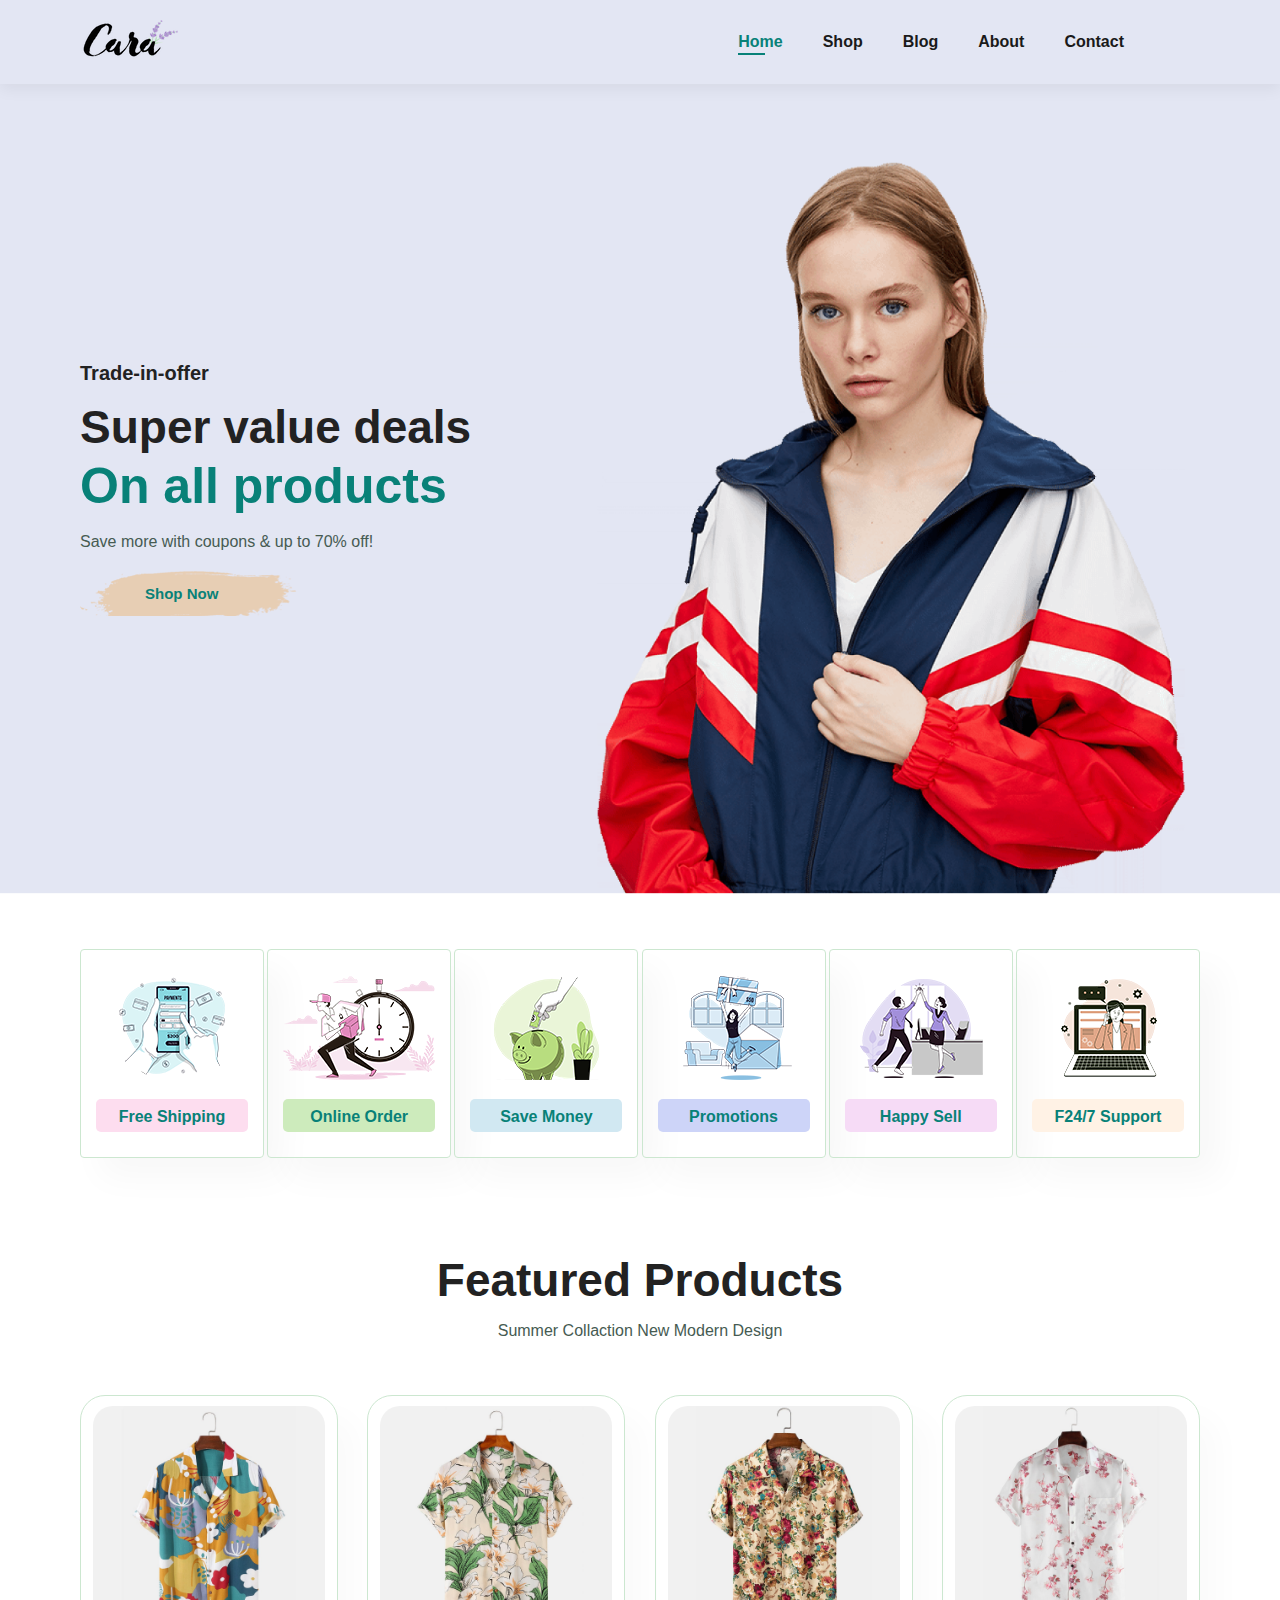
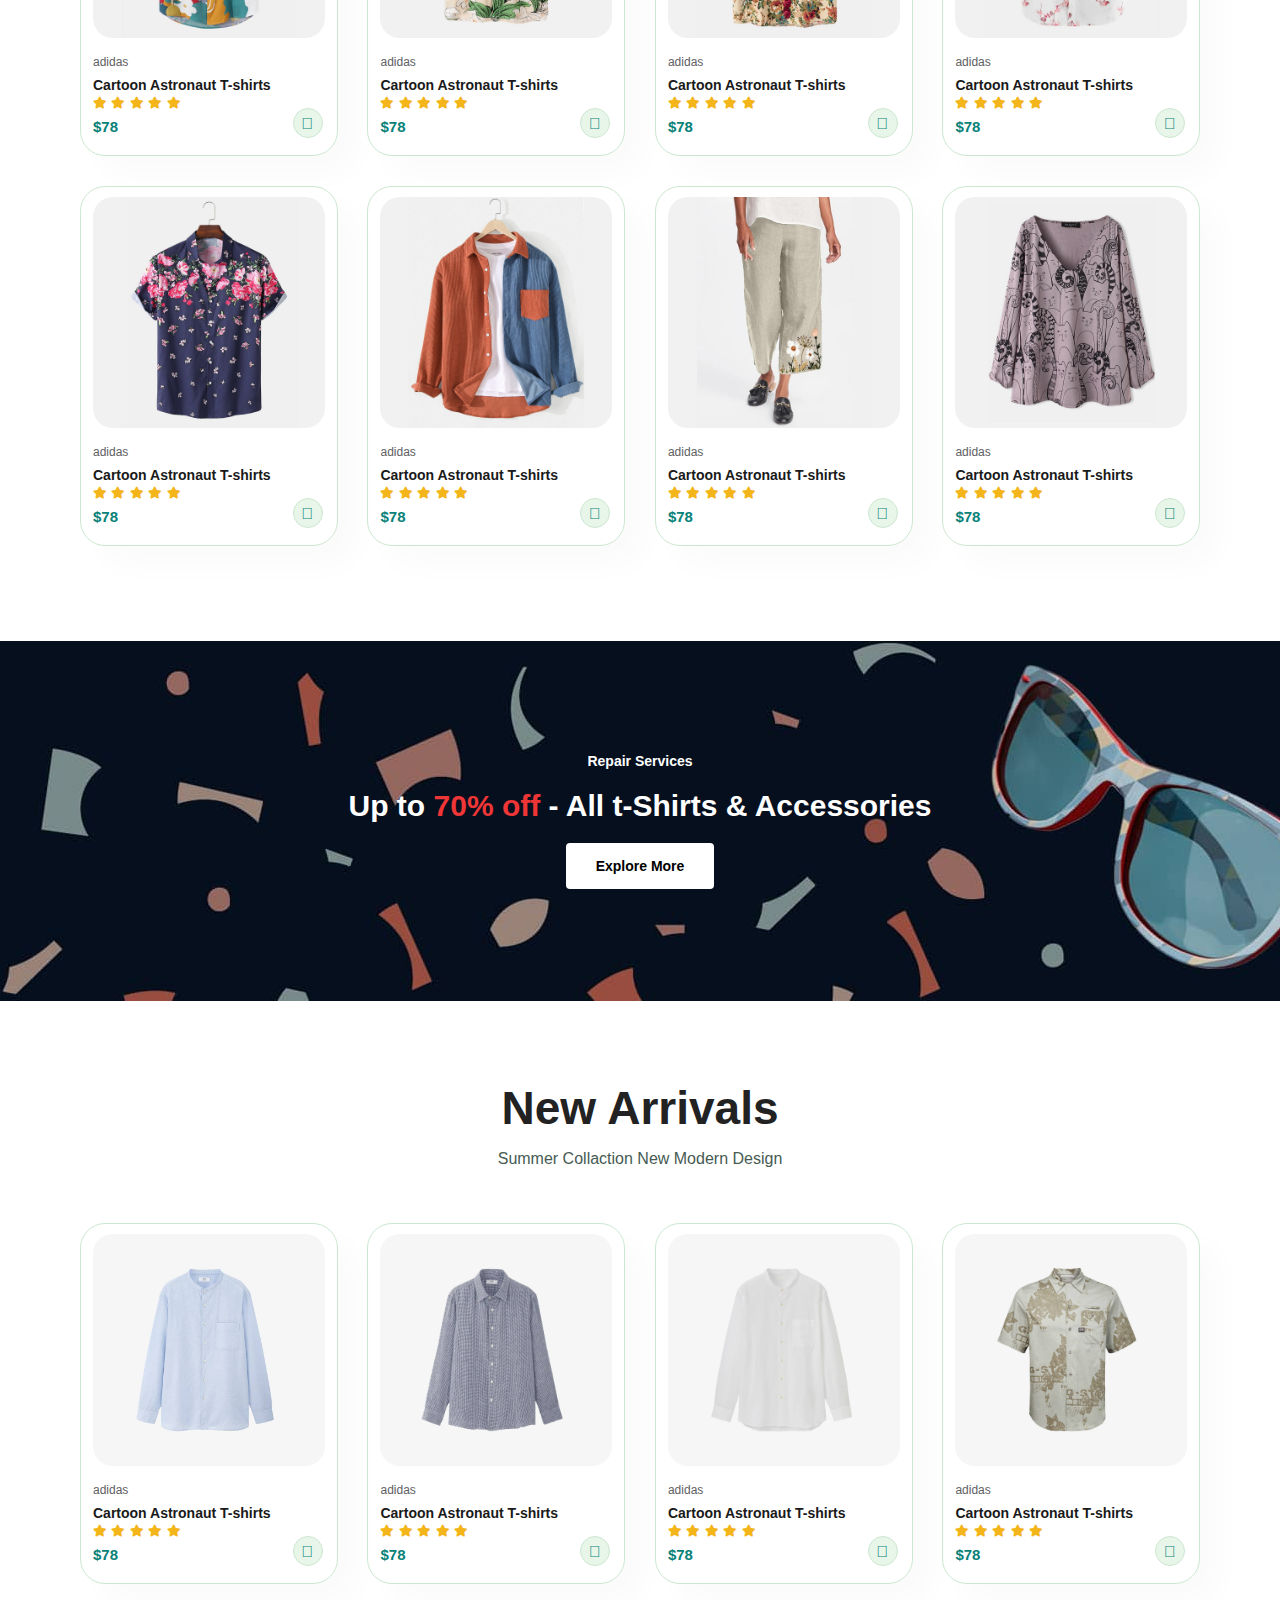
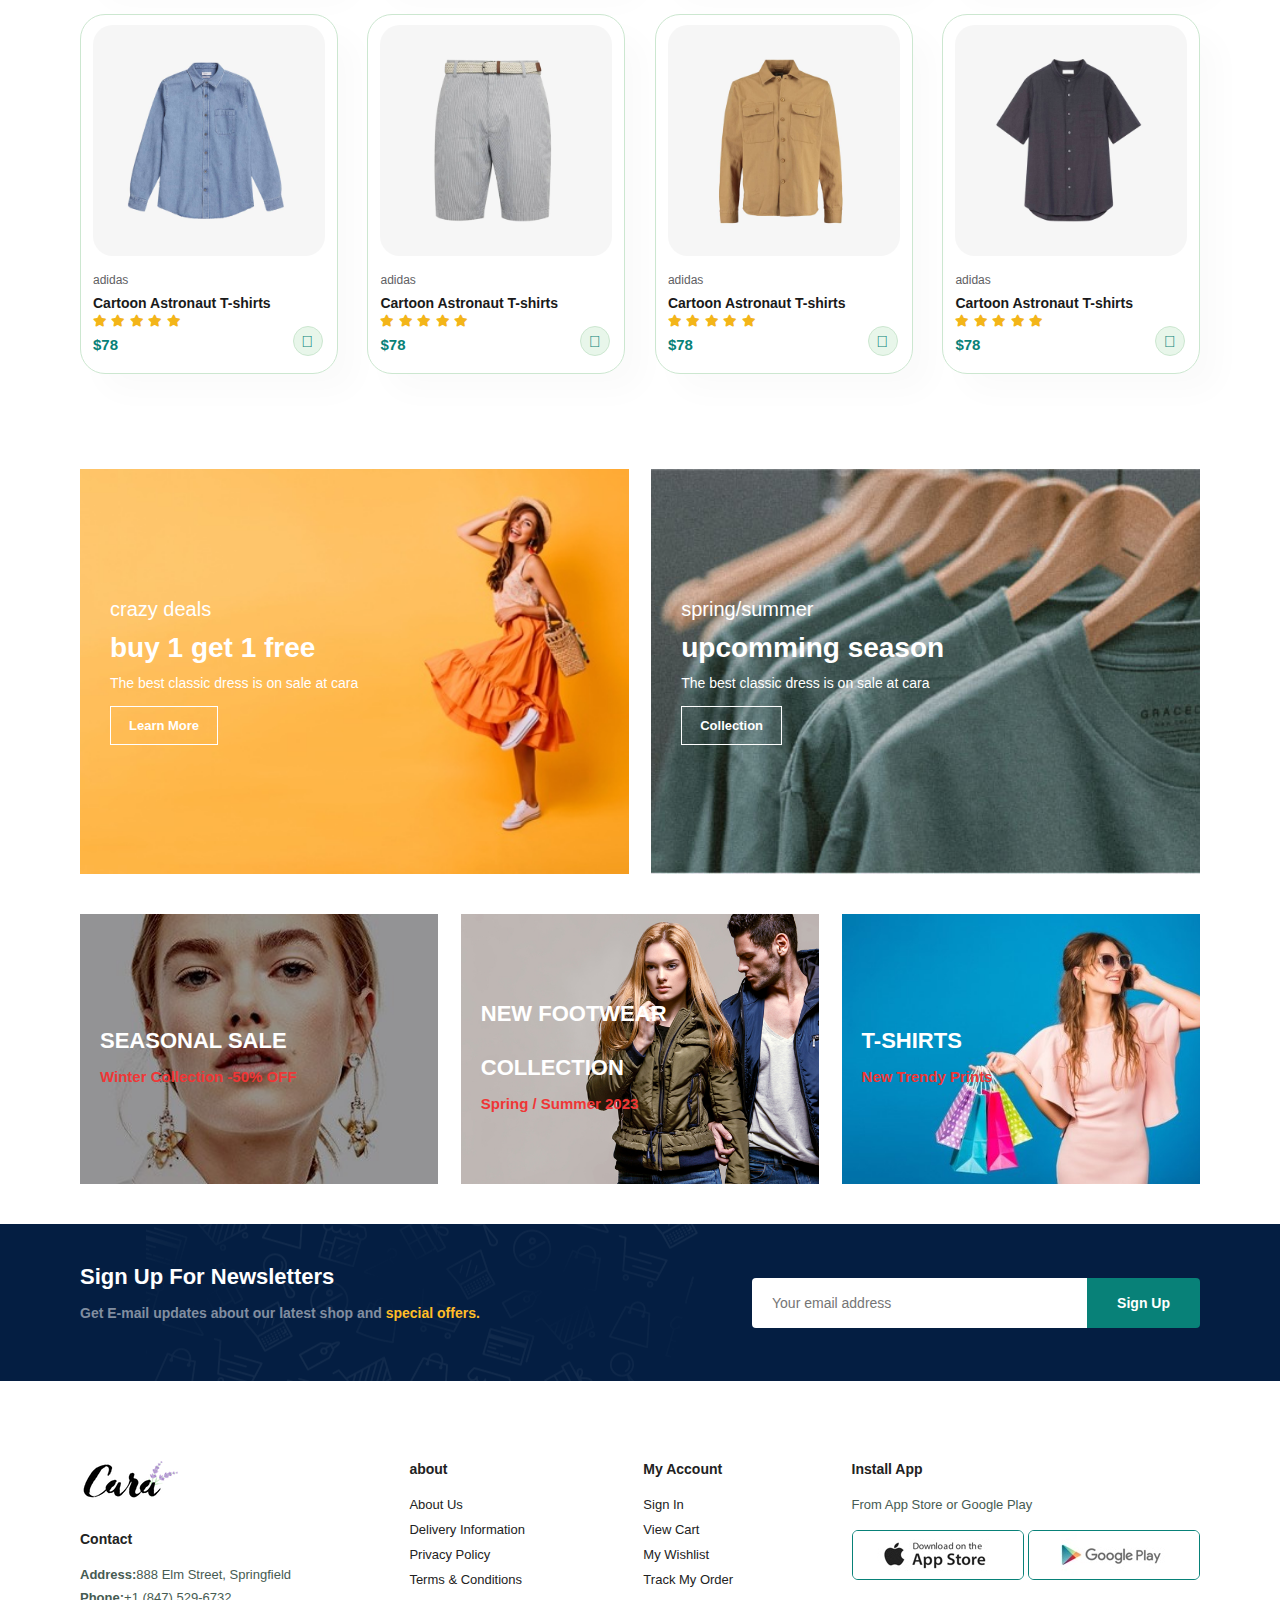
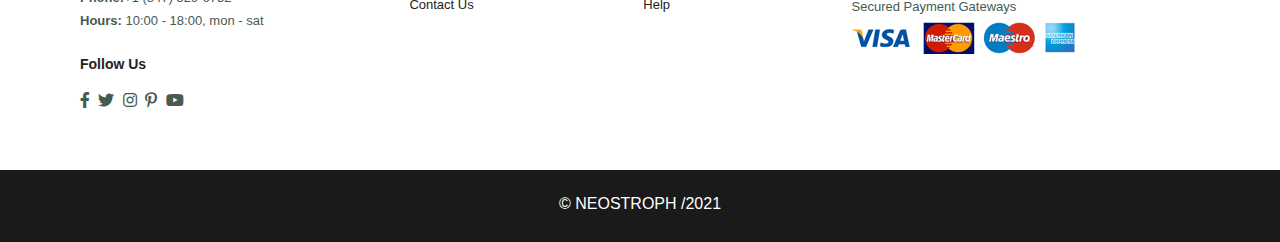
<file: index.html>
<!DOCTYPE html>
<html lang="en">
<head>
    <meta charset="UTF-8">
    <meta http-equiv="X-UA-Compatible" content="IE=edge">
    <meta name="viewport" content="width=device-width, initial-scale=1.0">
    <link rel="stylesheet" href="https://pro.fontawesome.com/releases/v5.10.0/css/all.css"/>
    <link rel="stylesheet" href="style.css">
    <title>e-comerce</title>
</head>
<body>
   <section class="header">
       <a href="index.html"><img src="img/logo.png" class="logo"></a>
       <div>
           <ul class="navbar" id="nav">
               <li><a class="active" href="index.html">Home</a></li>
               <li><a href="shop.html">Shop</a></li>
               <li><a href="blog.html">Blog</a></li>
               <li><a href="about.html">About</a></li>
               <li><a href="contact.html">Contact</a></li>
               <li><a href="cart.html"><i class="shopping far fa-shopping-bag"></i></a></li>
               <a href="#" id="close"><i class="far fa-times"></i></a>
           </ul>
       </div>
       <div class="mobile">
        <a href="cart.html"><i class="far fa-shopping-bag"></i></a>
        <i class="bar far fa-outdent " id="bar"></i>
       </div>
   </section>

   <section class="hero">
       <h4>Trade-in-offer</h4>
       <h2>Super value deals</h2>
       <h1>On all products</h1>
       <p>Save more with coupons & up to 70% off! </p>
       <button>Shop Now</button>
   </section>

   <section class="feature section-p1">
        <div class="feature-box">
            <img src="img/features/f1.png" alt="">
            <h6>Free Shipping</h6>
        </div>
        <div class="feature-box">
            <img src="img/features/f2.png" alt="">
            <h6>Online Order</h6>
        </div>
        <div class="feature-box">
            <img src="img/features/f3.png" alt="">
            <h6>Save Money</h6>
        </div>
        <div class="feature-box">
            <img src="img/features/f4.png" alt="">
            <h6>Promotions</h6>
        </div>
        <div class="feature-box">
            <img src="img/features/f5.png" alt="">
            <h6>Happy Sell</h6>
        </div>
        <div class="feature-box">
            <img src="img/features/f6.png" alt="">
            <h6>F24/7 Support</h6>
        </div>
   </section>

   <section class="products section-p1">
       <h2>Featured Products</h2>
       <p>Summer Collaction New Modern Design</p>
       <div class="pro-container">
           <div class="pro-box">
               <img src="img/products/f1.jpg" alt="">
               <div class="pro-desc">
                   <span>adidas</span>
                   <h5>Cartoon Astronaut T-shirts</h6>
                   <div class="stars">
                       <i class="fas fa-star"></i>
                       <i class="fas fa-star"></i>
                       <i class="fas fa-star"></i>
                       <i class="fas fa-star"></i>
                       <i class="fas fa-star"></i>
                   </div>
                   <h4>$78</h4>
               </div>
               <a href="#" class="product-cart"><i class="fal fa-shopping-cart "></i></a>
           </div>
           <div class="pro-box">
            <img src="img/products/f2.jpg" alt="">
            <div class="pro-desc">
                <span>adidas</span>
                <h5>Cartoon Astronaut T-shirts</h6>
                <div class="stars">
                    <i class="fas fa-star"></i>
                    <i class="fas fa-star"></i>
                    <i class="fas fa-star"></i>
                    <i class="fas fa-star"></i>
                    <i class="fas fa-star"></i>
                </div>
                <h4>$78</h4>
            </div>
            <a href="#" class="product-cart"><i class="fal fa-shopping-cart "></i></a>
        </div>
        <div class="pro-box">
            <img src="img/products/f3.jpg" alt="">
            <div class="pro-desc">
                <span>adidas</span>
                <h5>Cartoon Astronaut T-shirts</h6>
                <div class="stars">
                    <i class="fas fa-star"></i>
                    <i class="fas fa-star"></i>
                    <i class="fas fa-star"></i>
                    <i class="fas fa-star"></i>
                    <i class="fas fa-star"></i>
                </div>
                <h4>$78</h4>
            </div>
            <a href="#" class="product-cart"><i class="fal fa-shopping-cart "></i></a>
        </div>
        <div class="pro-box">
            <img src="img/products/f4.jpg" alt="">
            <div class="pro-desc">
                <span>adidas</span>
                <h5>Cartoon Astronaut T-shirts</h6>
                <div class="stars">
                    <i class="fas fa-star"></i>
                    <i class="fas fa-star"></i>
                    <i class="fas fa-star"></i>
                    <i class="fas fa-star"></i>
                    <i class="fas fa-star"></i>
                </div>
                <h4>$78</h4>
            </div>
            <a href="#" class="product-cart"><i class="fal fa-shopping-cart "></i></a>
        </div>
        <div class="pro-box">
            <img src="img/products/f5.jpg" alt="">
            <div class="pro-desc">
                <span>adidas</span>
                <h5>Cartoon Astronaut T-shirts</h6>
                <div class="stars">
                    <i class="fas fa-star"></i>
                    <i class="fas fa-star"></i>
                    <i class="fas fa-star"></i>
                    <i class="fas fa-star"></i>
                    <i class="fas fa-star"></i>
                </div>
                <h4>$78</h4>
            </div>
            <a href="#" class="product-cart"><i class="fal fa-shopping-cart "></i></a>
        </div>
        <div class="pro-box">
            <img src="img/products/f6.jpg" alt="">
            <div class="pro-desc">
                <span>adidas</span>
                <h5>Cartoon Astronaut T-shirts</h6>
                <div class="stars">
                    <i class="fas fa-star"></i>
                    <i class="fas fa-star"></i>
                    <i class="fas fa-star"></i>
                    <i class="fas fa-star"></i>
                    <i class="fas fa-star"></i>
                </div>
                <h4>$78</h4>
            </div>
            <a href="#" class="product-cart"><i class="fal fa-shopping-cart "></i></a>
        </div>
        <div class="pro-box">
            <img src="img/products/f7.jpg" alt="">
            <div class="pro-desc">
                <span>adidas</span>
                <h5>Cartoon Astronaut T-shirts</h6>
                <div class="stars">
                    <i class="fas fa-star"></i>
                    <i class="fas fa-star"></i>
                    <i class="fas fa-star"></i>
                    <i class="fas fa-star"></i>
                    <i class="fas fa-star"></i>
                </div>
                <h4>$78</h4>
            </div>
            <a href="#" class="product-cart"><i class="fal fa-shopping-cart "></i></a>
        </div>
        <div class="pro-box">
            <img src="img/products/f8.jpg" alt="">
            <div class="pro-desc">
                <span>adidas</span>
                <h5>Cartoon Astronaut T-shirts</h6>
                <div class="stars">
                    <i class="fas fa-star"></i>
                    <i class="fas fa-star"></i>
                    <i class="fas fa-star"></i>
                    <i class="fas fa-star"></i>
                    <i class="fas fa-star"></i>
                </div>
                <h4>$78</h4>
            </div>
            <a href="#" class="product-cart"><i class="fal fa-shopping-cart "></i></a>
        </div>
       </div>
   </section>

   <section class="banner section-m1">
       <h4>Repair Services</h4>
       <h2>Up to <span>70% off</span> - All t-Shirts & Accessories</h2>
       <button class="normal">Explore More</button>
   </section>

   <section class="products section-p1">
    <h2>New Arrivals</h2>
    <p>Summer Collaction New Modern Design</p>
    <div class="pro-container">
        <div class="pro-box">
            <img src="img/products/n1.jpg" alt="">
            <div class="pro-desc">
                <span>adidas</span>
                <h5>Cartoon Astronaut T-shirts</h6>
                <div class="stars">
                    <i class="fas fa-star"></i>
                    <i class="fas fa-star"></i>
                    <i class="fas fa-star"></i>
                    <i class="fas fa-star"></i>
                    <i class="fas fa-star"></i>
                </div>
                <h4>$78</h4>
            </div>
            <a href="#" class="product-cart"><i class="fal fa-shopping-cart "></i></a>
        </div>
        <div class="pro-box">
         <img src="img/products/n2.jpg" alt="">
         <div class="pro-desc">
             <span>adidas</span>
             <h5>Cartoon Astronaut T-shirts</h6>
             <div class="stars">
                 <i class="fas fa-star"></i>
                 <i class="fas fa-star"></i>
                 <i class="fas fa-star"></i>
                 <i class="fas fa-star"></i>
                 <i class="fas fa-star"></i>
             </div>
             <h4>$78</h4>
         </div>
         <a href="#" class="product-cart"><i class="fal fa-shopping-cart "></i></a>
     </div>
     <div class="pro-box">
         <img src="img/products/n3.jpg" alt="">
         <div class="pro-desc">
             <span>adidas</span>
             <h5>Cartoon Astronaut T-shirts</h6>
             <div class="stars">
                 <i class="fas fa-star"></i>
                 <i class="fas fa-star"></i>
                 <i class="fas fa-star"></i>
                 <i class="fas fa-star"></i>
                 <i class="fas fa-star"></i>
             </div>
             <h4>$78</h4>
         </div>
         <a href="#" class="product-cart"><i class="fal fa-shopping-cart "></i></a>
     </div>
     <div class="pro-box">
         <img src="img/products/n4.jpg" alt="">
         <div class="pro-desc">
             <span>adidas</span>
             <h5>Cartoon Astronaut T-shirts</h6>
             <div class="stars">
                 <i class="fas fa-star"></i>
                 <i class="fas fa-star"></i>
                 <i class="fas fa-star"></i>
                 <i class="fas fa-star"></i>
                 <i class="fas fa-star"></i>
             </div>
             <h4>$78</h4>
         </div>
         <a href="#" class="product-cart"><i class="fal fa-shopping-cart "></i></a>
     </div>
     <div class="pro-box">
         <img src="img/products/n5.jpg" alt="">
         <div class="pro-desc">
             <span>adidas</span>
             <h5>Cartoon Astronaut T-shirts</h6>
             <div class="stars">
                 <i class="fas fa-star"></i>
                 <i class="fas fa-star"></i>
                 <i class="fas fa-star"></i>
                 <i class="fas fa-star"></i>
                 <i class="fas fa-star"></i>
             </div>
             <h4>$78</h4>
         </div>
         <a href="#" class="product-cart"><i class="fal fa-shopping-cart "></i></a>
     </div>
     <div class="pro-box">
         <img src="img/products/n6.jpg" alt="">
         <div class="pro-desc">
             <span>adidas</span>
             <h5>Cartoon Astronaut T-shirts</h6>
             <div class="stars">
                 <i class="fas fa-star"></i>
                 <i class="fas fa-star"></i>
                 <i class="fas fa-star"></i>
                 <i class="fas fa-star"></i>
                 <i class="fas fa-star"></i>
             </div>
             <h4>$78</h4>
         </div>
         <a href="#" class="product-cart"><i class="fal fa-shopping-cart "></i></a>
     </div>
     <div class="pro-box">
         <img src="img/products/n7.jpg" alt="">
         <div class="pro-desc">
             <span>adidas</span>
             <h5>Cartoon Astronaut T-shirts</h6>
             <div class="stars">
                 <i class="fas fa-star"></i>
                 <i class="fas fa-star"></i>
                 <i class="fas fa-star"></i>
                 <i class="fas fa-star"></i>
                 <i class="fas fa-star"></i>
             </div>
             <h4>$78</h4>
         </div>
         <a href="#" class="product-cart"><i class="fal fa-shopping-cart "></i></a>
     </div>
     <div class="pro-box">
         <img src="img/products/n8.jpg" alt="">
         <div class="pro-desc">
             <span>adidas</span>
             <h5>Cartoon Astronaut T-shirts</h6>
             <div class="stars">
                 <i class="fas fa-star"></i>
                 <i class="fas fa-star"></i>
                 <i class="fas fa-star"></i>
                 <i class="fas fa-star"></i>
                 <i class="fas fa-star"></i>
             </div>
             <h4>$78</h4>
         </div>
         <a href="#" class="product-cart"><i class="fal fa-shopping-cart "></i></a>
     </div>
    </div>
   </section>

   <section class="banner2 section-p1">
       <div class="banner-box">
           <h4>crazy deals</h4>
           <h2>buy 1 get 1 free</h2>
           <span>The best classic dress is on sale at cara</span>
           <button class="white">Learn More</button>
       </div>
       <div class="banner-box">
            <h4>spring/summer</h4>
            <h2>upcomming season</h2>
            <span>The best classic dress is on sale at cara</span>
            <button class="white">Collection</button>
       </div>
   </section>

   <section class="banner3 ">
    <div class="banner-box">
        <h2>SEASONAL SALE</h2>
        <h3>Winter Collection -50% OFF</h3>
    </div>
    <div class="banner-box">
        <h2>NEW FOOTWEAR COLLECTION</h2>
        <h3>Spring / Summer 2023</h3>
    </div>
    <div class="banner-box">
        <h2>T-SHIRTS</h2>
        <h3>New Trendy Prints</h3>
    </div>
   </section>

   <section class="newsletter section-m1 section-p1">
       <div class="desc">
           <h4>Sign Up For Newsletters</h4>
           <p>Get E-mail updates about our latest shop and <span>special offers.</span></p>
       </div>
       <div class="form">
           <input type="text" placeholder="Your email address">
           <button class="normal">Sign Up</button>
       </div>
   </section>

   <footer class="section-p1">
       <div class="col">
           <img src="img/logo.png" class="logo" alt="">
           <h4>Contact</h4>
           <p><strong>Address:</strong>888 Elm Street, Springfield</p>
           <p><strong>Phone:</strong>+1 (847) 529-6732</p>
           <p><strong>Hours:</strong> 10:00 - 18:00, mon - sat</p>
           <div class="follow">
               <h4>Follow Us</h4>
               <div class="icon">
                   <i class="fab fa-facebook-f"></i>
                   <i class="fab fa-twitter"></i>
                   <i class="fab fa-instagram"></i>
                   <i class="fab fa-pinterest-p"></i>
                   <i class="fab fa-youtube"></i>
               </div>
           </div>
       </div>
       <div class="col">
           <h4>about</h4>
           <a href="#">About Us</a>
           <a href="#">Delivery Information</a>
           <a href="#">Privacy Policy</a>
           <a href="#">Terms & Conditions</a>
           <a href="#">Contact Us</a>
       </div>
       <div class="col">
        <h4>My Account</h4>
        <a href="#">Sign In</a>
        <a href="#">View Cart</a>
        <a href="#">My Wishlist</a>
        <a href="#">Track My Order</a>
        <a href="#">Help</a>
    </div>
    <div class="col install">
        <h4>Install App</h4>
        <p>From App Store or Google Play</p>
        <div class="row">
            <img src="img/pay/app.jpg" alt="">
            <img src="img/pay/play.jpg" alt="">
        </div>
        <p>Secured Payment Gateways</p>
        <img src="img/pay//pay.png" alt="">
    </div>
   </footer>

   <div class="copy">
      <p>&copy; NEOSTROPH  /2021</p> 
   </div>

  <script src="script.js"></script>
</body>
</html>
</file>
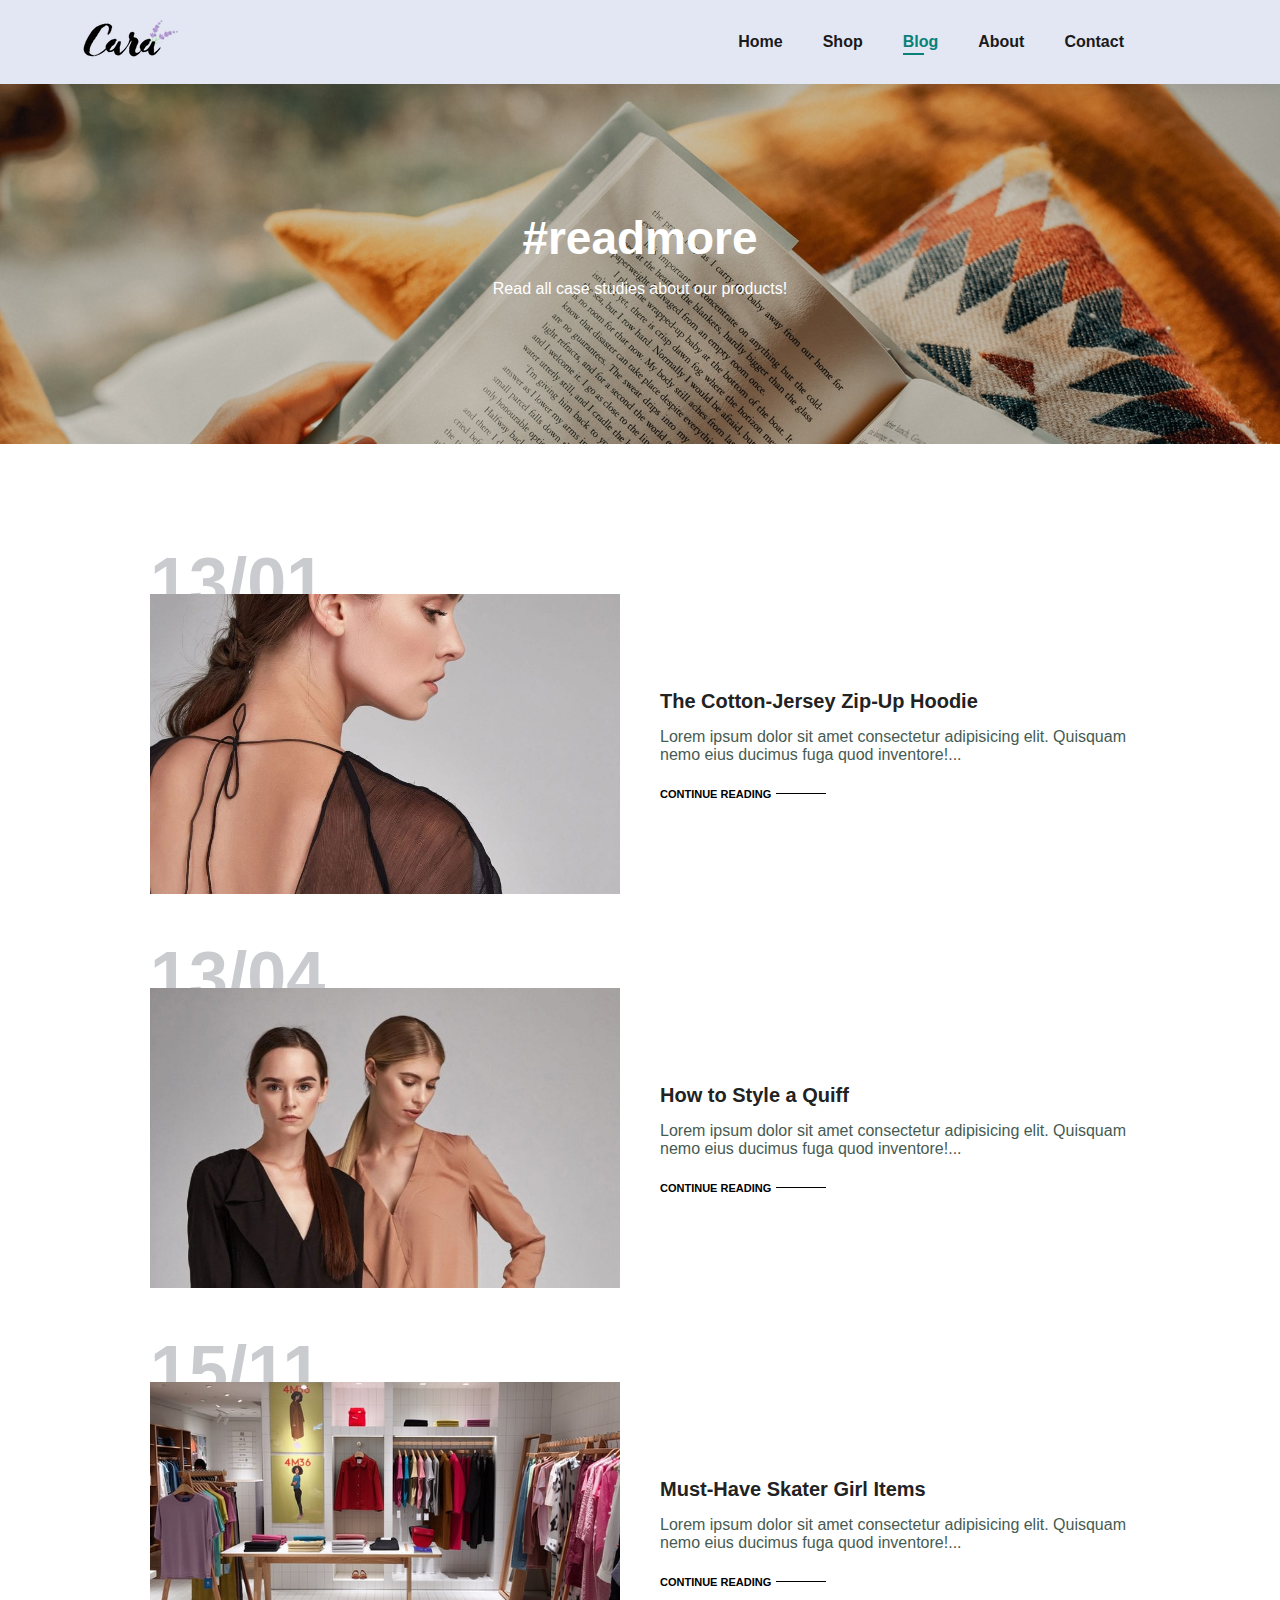
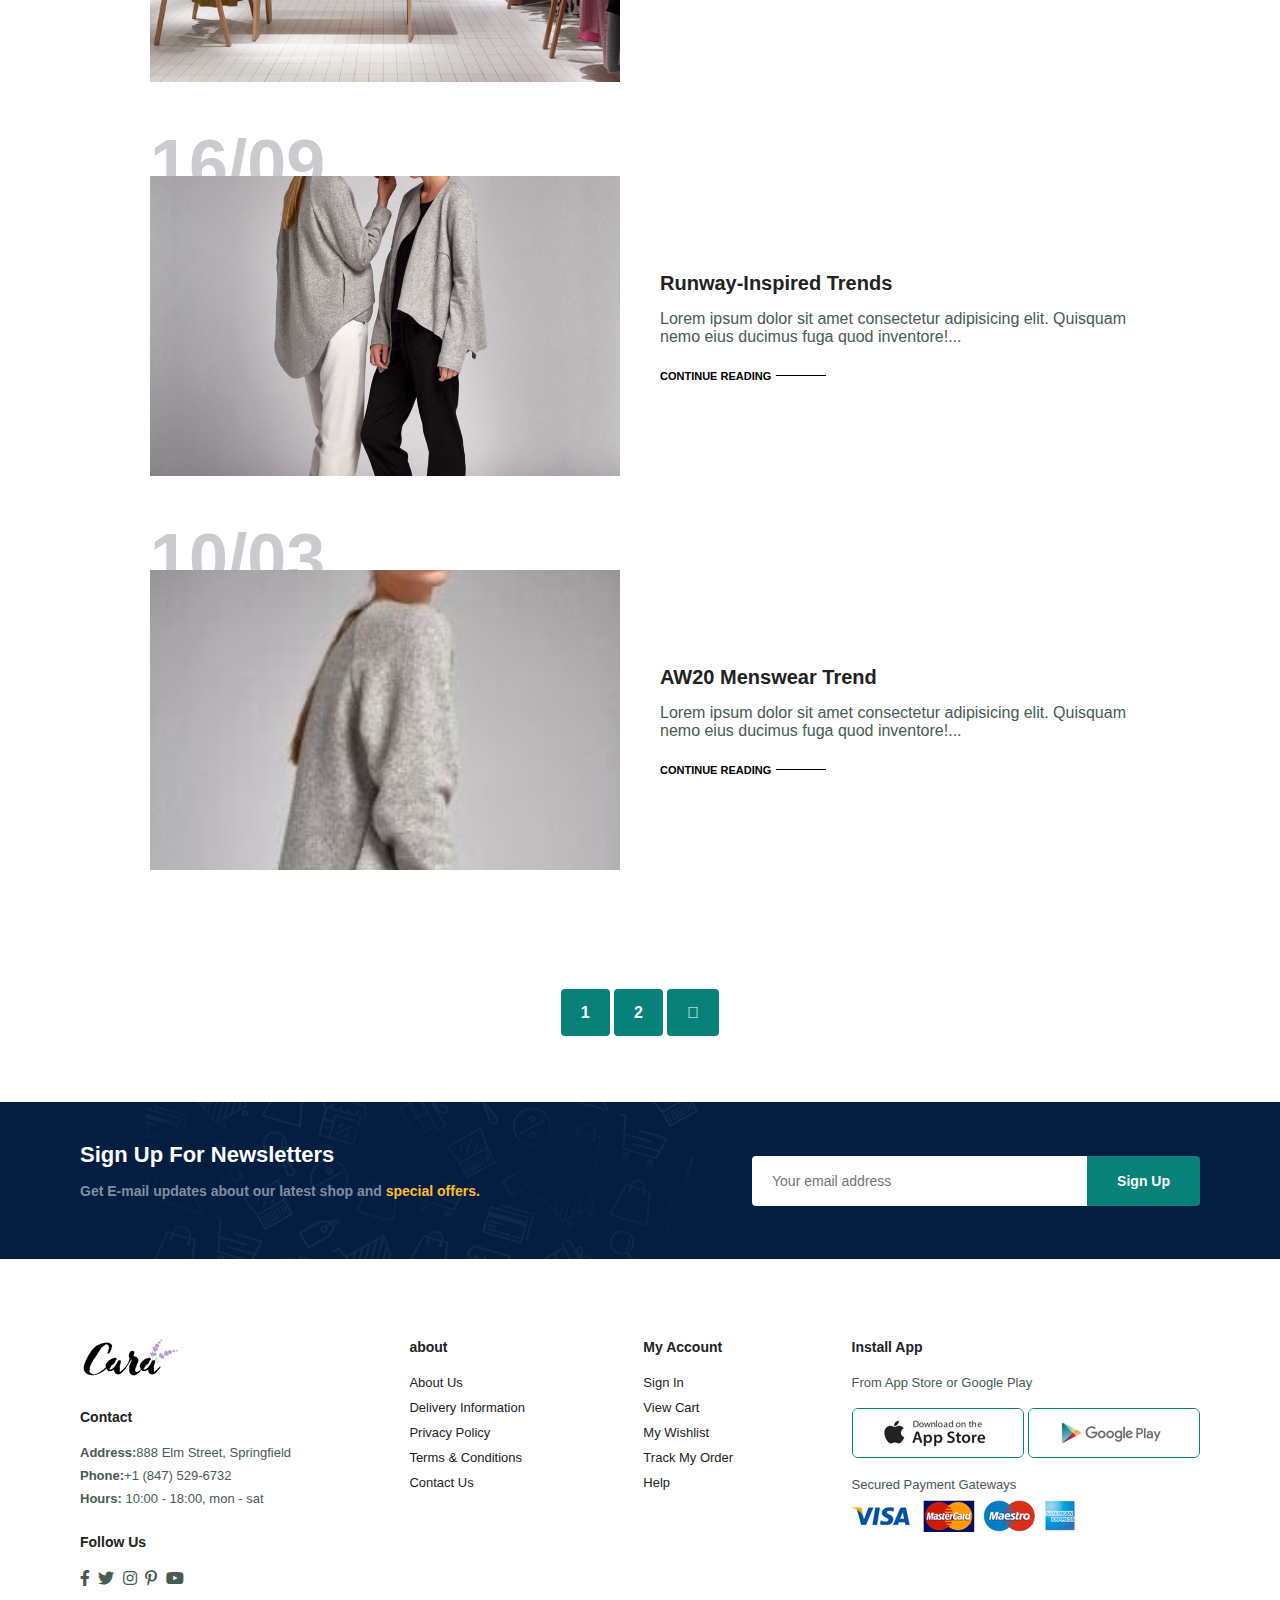
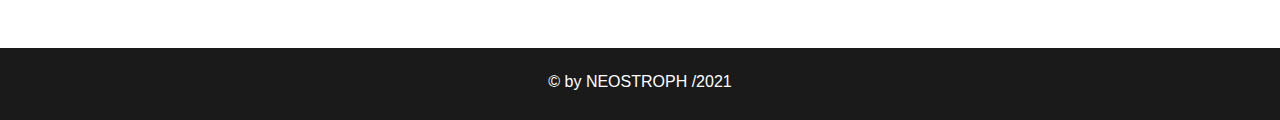
<file: blog.html>
<!DOCTYPE html>
<html lang="en">
<head>
    <meta charset="UTF-8">
    <meta http-equiv="X-UA-Compatible" content="IE=edge">
    <meta name="viewport" content="width=device-width, initial-scale=1.0">
    <link rel="stylesheet" href="https://pro.fontawesome.com/releases/v5.10.0/css/all.css"/>
    <link rel="stylesheet" href="style.css">
    <title>blog</title>
</head>
<body>
    <section class="header">
        <a href="index.html"><img src="img/logo.png" class="logo" alt=""></a>
        <div>
            <ul class="navbar" id="nav">
                <li><a  href="index.html">Home</a></li>
                <li><a  href="shop.html">Shop</a></li>
                <li><a class="active" href="blog.html">Blog</a></li>
                <li><a href="about.html">About</a></li>
                <li><a href="contact.html">Contact</a></li>
                <li><a href="cart.html"><i class="shopping far fa-shopping-bag"></i></a></li>
                <a href="#" id="close"><i class="far fa-times"></i></a>
            </ul>
        </div>
        <div class="mobile">
            <a href="cart.html" ></a><i class="far fa-shopping-bag"></i></a>
            <i class="bar fas fa-outdent " id="bar"></i>
        </div>
    </section>
 
    <section class="hero-shop blog-header">
        <h2>#readmore</h2>
        <p>Read all case studies about our products!</p>
    </section>

    <section class="blog">
        <div class="blog-box">
            <div class="blog-img">
                <img src="img/blog/b1.jpg" alt="">
            </div>
            <div class="blog-desc">
                <h4>The Cotton-Jersey Zip-Up Hoodie</h4>
                <p>Lorem ipsum dolor sit amet consectetur
                   adipisicing elit. Quisquam nemo eius 
                   ducimus fuga quod inventore!...</p>
                   <a href="#">CONTINUE READING</a>
            </div>
            <h1>13/01</h1>
        </div>
        <div class="blog-box">
            <div class="blog-img">
                <img src="img/blog/b2.jpg" alt="">
            </div>
            <div class="blog-desc">
                <h4>How to Style a Quiff</h4>
                <p>Lorem ipsum dolor sit amet consectetur
                   adipisicing elit. Quisquam nemo eius 
                   ducimus fuga quod inventore!...</p>
                   <a href="#">CONTINUE READING</a>
            </div>
            <h1>13/04</h1>
        </div>
        <div class="blog-box">
            <div class="blog-img">
                <img src="img/blog/b3.jpg" alt="">
            </div>
            <div class="blog-desc">
                <h4>Must-Have Skater Girl Items</h4>
                <p>Lorem ipsum dolor sit amet consectetur
                   adipisicing elit. Quisquam nemo eius 
                   ducimus fuga quod inventore!...</p>
                   <a href="#">CONTINUE READING</a>
            </div>
            <h1>15/11</h1>
        </div>
        <div class="blog-box">
            <div class="blog-img">
                <img src="img/blog/b4.jpg" alt="">
            </div>
            <div class="blog-desc">
                <h4>Runway-Inspired Trends</h4>
                <p>Lorem ipsum dolor sit amet consectetur
                   adipisicing elit. Quisquam nemo eius 
                   ducimus fuga quod inventore!...</p>
                   <a href="#">CONTINUE READING</a>
            </div>
            <h1>16/09</h1>
        </div>
        <div class="blog-box">
            <div class="blog-img">
                <img src="img/blog/b5.jpg" alt="">
            </div>
            <div class="blog-desc">
                <h4>AW20 Menswear Trend</h4>
                <p>Lorem ipsum dolor sit amet consectetur
                   adipisicing elit. Quisquam nemo eius 
                   ducimus fuga quod inventore!...</p>
                   <a href="#">CONTINUE READING</a>
            </div>
            <h1>10/03</h1>
        </div>
    </section>

    <section class="section-p1 pagination">
        <a href="#">1</a>
        <a href="#">2</a>
        <a href="#"><i class="fal fa-long-arrow-alt-right"></i></a>
    </section>

    <section class="newsletter section-m1 section-p1">
        <div class="desc">
            <h4>Sign Up For Newsletters</h4>
            <p>Get E-mail updates about our latest shop and <span>special offers.</span></p>
        </div>
        <div class="form">
            <input type="text" placeholder="Your email address">
            <button class="normal">Sign Up</button>
        </div>
    </section>
 
    <footer class="section-p1">
        <div class="col">
            <img src="img/logo.png" class="logo" alt="">
            <h4>Contact</h4>
            <p><strong>Address:</strong>888 Elm Street, Springfield</p>
            <p><strong>Phone:</strong>+1 (847) 529-6732</p>
            <p><strong>Hours:</strong> 10:00 - 18:00, mon - sat</p>
            <div class="follow">
                <h4>Follow Us</h4>
                <div class="icon">
                    <i class="fab fa-facebook-f"></i>
                    <i class="fab fa-twitter"></i>
                    <i class="fab fa-instagram"></i>
                    <i class="fab fa-pinterest-p"></i>
                    <i class="fab fa-youtube"></i>
                </div>
            </div>
        </div>
        <div class="col">
            <h4>about</h4>
            <a href="#">About Us</a>
            <a href="#">Delivery Information</a>
            <a href="#">Privacy Policy</a>
            <a href="#">Terms & Conditions</a>
            <a href="#">Contact Us</a>
        </div>
        <div class="col">
         <h4>My Account</h4>
         <a href="#">Sign In</a>
         <a href="#">View Cart</a>
         <a href="#">My Wishlist</a>
         <a href="#">Track My Order</a>
         <a href="#">Help</a>
     </div>
     <div class="col install">
         <h4>Install App</h4>
         <p>From App Store or Google Play</p>
         <div class="row">
             <img src="img/pay/app.jpg" alt="">
             <img src="img/pay/play.jpg" alt="">
         </div>
         <p>Secured Payment Gateways</p>
         <img src="img/pay//pay.png" alt="">
     </div>
    </footer>

    <div class="copy">
        <p>&copy; by NEOSTROPH  /2021</p> 
    </div>

    <script src="script.js"></script>

</body>
</html>
</file>
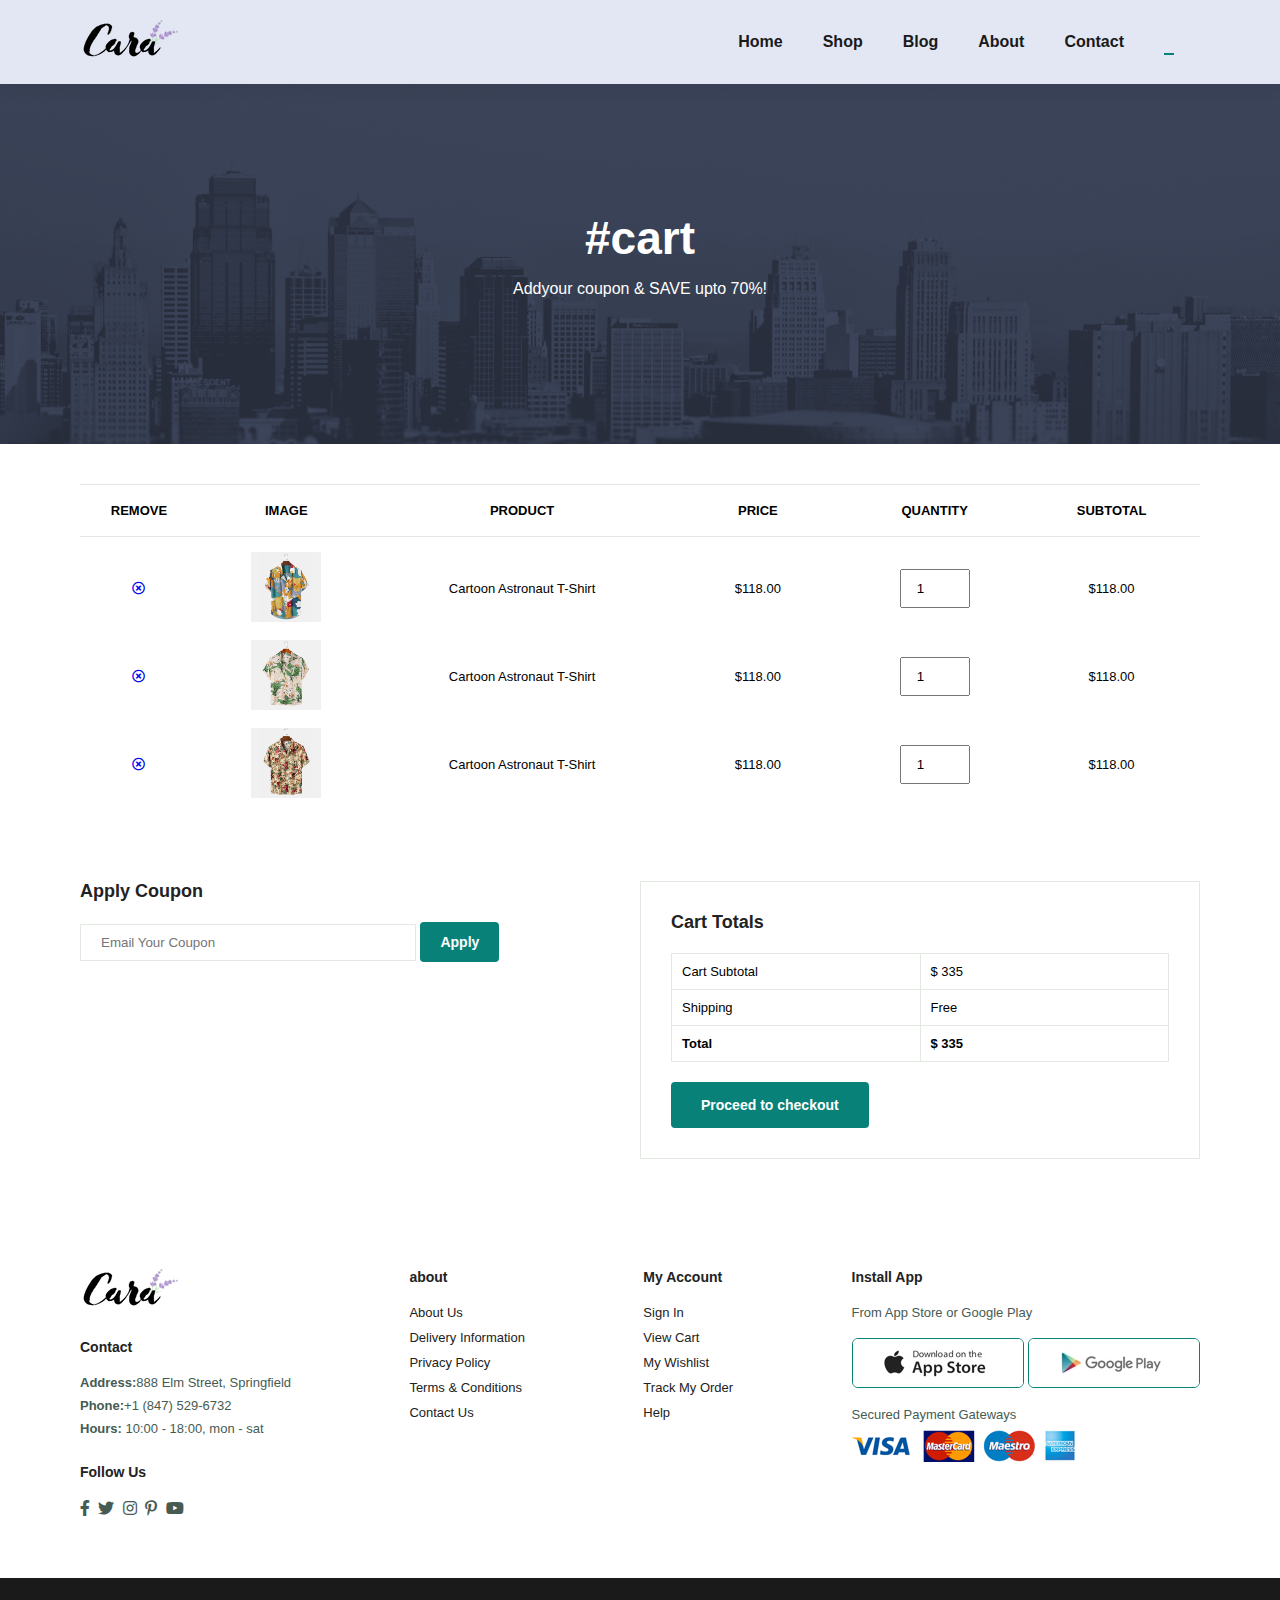
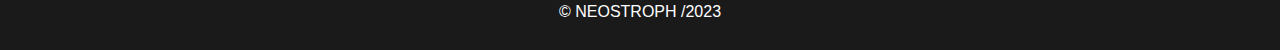
<file: cart.html>
<!DOCTYPE html>
<html lang="en">
<head>
    <meta charset="UTF-8">
    <meta http-equiv="X-UA-Compatible" content="IE=edge">
    <meta name="viewport" content="width=device-width, initial-scale=1.0">
    <link rel="stylesheet" href="https://pro.fontawesome.com/releases/v5.10.0/css/all.css"/>
    <link rel="stylesheet" href="style.css">
    <title>cart</title>
</head>
<body>
    <section class="header">
        <a href="index.html"><img src="img/logo.png" class="logo" alt=""></a>
        <div>
            <ul class="navbar" id="nav">
                <li><a  href="index.html">Home</a></li>
                <li><a href="shop.html">Shop</a></li>
                <li><a href="blog.html">Blog</a></li>
                <li><a href="about.html">About</a></li>
                <li><a href="contact.html">Contact</a></li>
                <li><a class="active" href="cart.html"><i class="shopping far fa-shopping-bag"></i></a></li>
                <a href="#" id="close"><i class="far fa-times"></i></a>
            </ul>
        </div>
        <div class="mobile">
            <a href="cart.html" class="active"><i class=" far fa-shopping-bag"></i></a>
            <i class="bar fas fa-outdent " id="bar"></i>
        </div>
    </section>
 
    <section class="hero-shop about-header">
        <h2>#cart</h2>
        <p>Addyour coupon & SAVE upto 70%!</p>
    </section>

    <section class="cart section-p1">
        <table>
            <thead>
                <tr>
                    <td>Remove</td>
                    <td>Image</td>
                    <td>Product</td>
                    <td>Price</td>
                    <td>Quantity</td>
                    <td>Subtotal</td>
                </tr>
            </thead>
            <tbody>
                <tr>
                    <td><a href="#"><i class="far fa-times-circle"></i></a></td>
                    <td><img src="img/products/f1.jpg" alt=""></td>
                    <td>Cartoon Astronaut T-Shirt</td>
                    <td>$118.00</td>
                    <td><input type="number" value="1"></td>
                    <td>$118.00</td>
                </tr>
                <tr>
                    <td><a href="#"><i class="far fa-times-circle"></i></a></td>
                    <td><img src="img/products/f2.jpg" alt=""></td>
                    <td>Cartoon Astronaut T-Shirt</td>
                    <td>$118.00</td>
                    <td><input type="number" value="1"></td>
                    <td>$118.00</td>
                </tr>
                <tr>
                    <td><a href="#"><i class="far fa-times-circle"></i></a></td>
                    <td><img src="img/products/f3.jpg" alt=""></td>
                    <td>Cartoon Astronaut T-Shirt</td>
                    <td>$118.00</td>
                    <td><input type="number" value="1"></td>
                    <td>$118.00</td>
                </tr>
            </tbody>
        </table>
    </section>

    <section class="cart-add section-p1">
        <div class="coupon">
            <h4>Apply Coupon</h4>
            <div class="input">
                <input type="text" placeholder="Email Your Coupon">
                <button class="normal">Apply</button>
            </div>
        </div>
        <div class="cart-tot">
            <h4>Cart Totals</h4>
            <table>
                <tr>
                    <td>Cart Subtotal</td>
                    <td>$ 335</td>
                </tr>
                <tr>
                    <td>Shipping</td>
                    <td>Free</td>
                </tr>
                <tfoot>
                    <td><strong>Total</strong></td>
                    <td><strong>$ 335</strong></td>
                </tfoot>
            </table>
            <button class="normal">Proceed to checkout</button>
        </div>
    </section>

    <footer class="section-p1">
        <div class="col">
            <img src="img/logo.png" class="logo" alt="">
            <h4>Contact</h4>
            <p><strong>Address:</strong>888 Elm Street, Springfield</p>
            <p><strong>Phone:</strong>+1 (847) 529-6732</p>
            <p><strong>Hours:</strong> 10:00 - 18:00, mon - sat</p>
            <div class="follow">
                <h4>Follow Us</h4>
                <div class="icon">
                    <i class="fab fa-facebook-f"></i>
                    <i class="fab fa-twitter"></i>
                    <i class="fab fa-instagram"></i>
                    <i class="fab fa-pinterest-p"></i>
                    <i class="fab fa-youtube"></i>
                </div>
            </div>
        </div>
        <div class="col">
            <h4>about</h4>
            <a href="#">About Us</a>
            <a href="#">Delivery Information</a>
            <a href="#">Privacy Policy</a>
            <a href="#">Terms & Conditions</a>
            <a href="#">Contact Us</a>
        </div>
        <div class="col">
         <h4>My Account</h4>
         <a href="#">Sign In</a>
         <a href="#">View Cart</a>
         <a href="#">My Wishlist</a>
         <a href="#">Track My Order</a>
         <a href="#">Help</a>
     </div>
     <div class="col install">
         <h4>Install App</h4>
         <p>From App Store or Google Play</p>
         <div class="row">
             <img src="img/pay/app.jpg" alt="">
             <img src="img/pay/play.jpg" alt="">
         </div>
         <p>Secured Payment Gateways</p>
         <img src="img/pay//pay.png" alt="">
     </div>
    </footer>

    <div class="copy">
     <p>&copy; NEOSTROPH  /2023</p> 
    </div>

    <script src="script.js"></script>
</body>
</html>
</file>
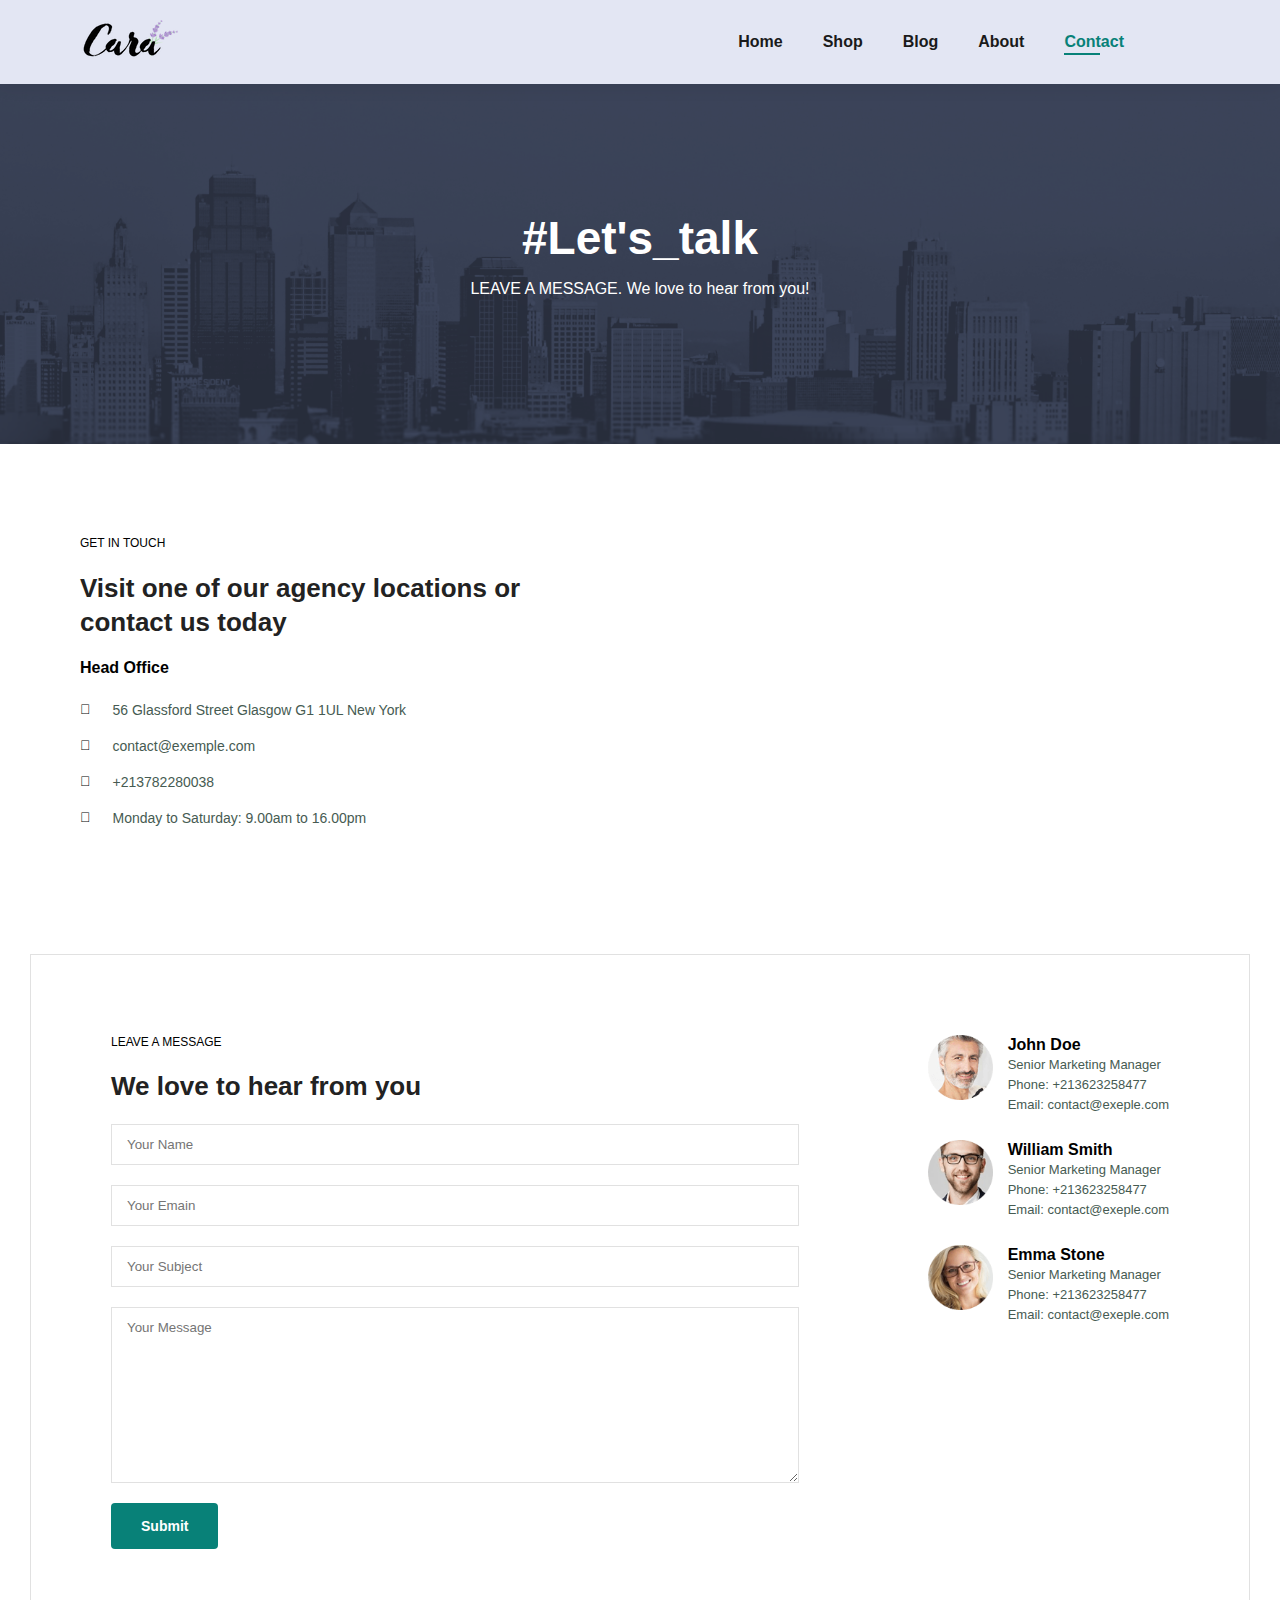
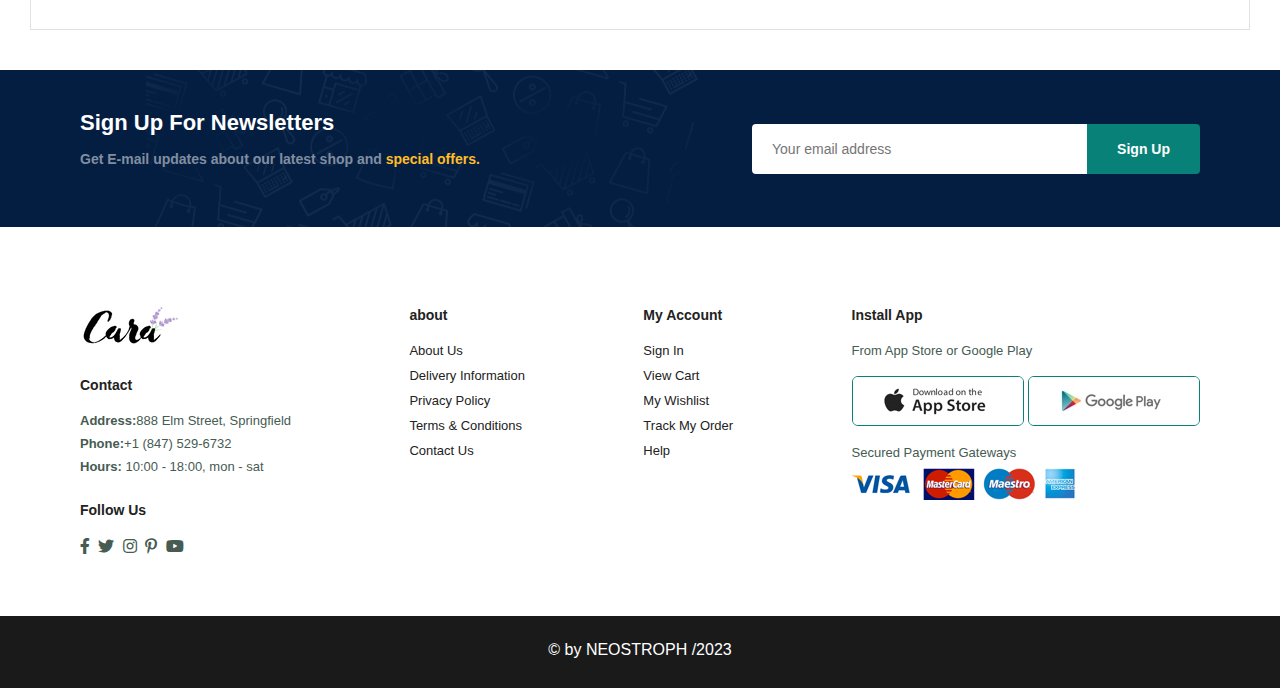
<file: contact.html>
<!DOCTYPE html>
<html lang="en">
<head>
    <meta charset="UTF-8">
    <meta http-equiv="X-UA-Compatible" content="IE=edge">
    <meta name="viewport" content="width=device-width, initial-scale=1.0">
    <link rel="stylesheet" href="https://pro.fontawesome.com/releases/v5.10.0/css/all.css"/>
    <link rel="stylesheet" href="style.css">
    <title>contact</title>
</head>
<body>

    <section class="header">
        <a href="index.html"><img src="img/logo.png" class="logo" alt=""></a>
        <div>
            <ul class="navbar" id="nav">
                <li><a  href="index.html">Home</a></li>
                <li><a href="shop.html">Shop</a></li>
                <li><a href="blog.html">Blog</a></li>
                <li><a href="about.html">About</a></li>
                <li><a class="active"  href="contact.html">Contact</a></li>
                <li><a href="cart.html"><i class="shopping far fa-shopping-bag"></i></a></li>
                <a href="#" id="close"><i class="far fa-times"></i></a>
            </ul>
        </div>
        <div class="mobile">
            <a href="cart.html" ></a><i class="far fa-shopping-bag"></i></a>
            <i class="bar fas fa-outdent " id="bar"></i>
        </div>
    </section>
 
    <section class="hero-shop about-header">
        <h2>#Let's_talk</h2>
        <p>LEAVE A MESSAGE. We love to hear from you!</p>
    </section>

    <section class="contact section-p1">
        <div class="details">
            <span>GET IN TOUCH</span>
            <h2>Visit one of our agency locations or contact us today</h2>
            <h3>Head Office</h3>
            <div class="contact-list">
                <li>
                    <i class="fal fa-map"></i>
                    <p>56 Glassford Street Glasgow G1 1UL New York</p>
                </li>
                <li>
                    <i class="fal fa-envelope"></i>
                    <p>contact@exemple.com</p>
                </li>
                <li>
                    <i class="fal fa-phone-alt"></i>
                    <p>+213782280038</p>
                </li>
                <li>
                    <i class="fal fa-clock"></i>
                    <p>Monday to Saturday: 9.00am to 16.00pm</p>
                </li>
            </div>
        </div>
        <div class="map">
            <iframe src="https://www.google.com/maps/embed?pb=!1m17!1m12!1m3!1d2469.
            8495296370666!2d-1.2561526206543043!3d51.75407499999999!2m3!1f0!2f0!3f0!
            3m2!1i1024!2i768!4f13.1!3m2!1m1!2zNTHCsDQ1JzEzLjkiTiAxwrAxNScxMS44Ilc!5e
            0!3m2!1sen!2sdz!4v1683899873629!5m2!1sen!2sdz" width="600" height="450" 
            style="border:0;" allowfullscreen="" loading="lazy" 
            referrerpolicy="no-referrer-when-downgrade"></iframe>
        </div>
    </section>

    <section class="message ">
        <form action="">
            <span>LEAVE A MESSAGE</span>
            <h2>We love to hear from you</h2>
            <input type="text" placeholder="Your Name">
            <input type="email" placeholder="Your Emain">
            <input type="text" placeholder="Your Subject">
            <textarea name="" id="" cols="30" rows="10" placeholder="Your Message"></textarea>
            <button class="normal">Submit</button>
        </form>
        <div class="member">
           <div>
             <img src="img/people/1.png" alt="">
             <p><span>John Doe</span>Senior Marketing Manager <br>Phone: +213623258477 <br>Email: contact@exeple.com</p>
           </div>
           <div>
            <img src="img/people/2.png" alt="">
            <p><span>William Smith</span>Senior Marketing Manager <br>Phone: +213623258477 <br>Email: contact@exeple.com</p>
          </div>
          <div>
            <img src="img/people/3.png" alt="">
            <p><span>Emma Stone</span>Senior Marketing Manager <br>Phone: +213623258477 <br>Email: contact@exeple.com</p>
          </div>
        </div>
    </section>

   <section class="newsletter section-m1 section-p1">
    <div class="desc">
        <h4>Sign Up For Newsletters</h4>
        <p>Get E-mail updates about our latest shop and <span>special offers.</span></p>
    </div>
    <div class="form">
        <input type="text" placeholder="Your email address">
        <button class="normal">Sign Up</button>
    </div>
   </section>
 
   <footer class="section-p1">
    <div class="col">
        <img src="img/logo.png" class="logo" alt="">
        <h4>Contact</h4>
        <p><strong>Address:</strong>888 Elm Street, Springfield</p>
        <p><strong>Phone:</strong>+1 (847) 529-6732</p>
        <p><strong>Hours:</strong> 10:00 - 18:00, mon - sat</p>
        <div class="follow">
            <h4>Follow Us</h4>
            <div class="icon">
                <i class="fab fa-facebook-f"></i>
                <i class="fab fa-twitter"></i>
                <i class="fab fa-instagram"></i>
                <i class="fab fa-pinterest-p"></i>
                <i class="fab fa-youtube"></i>
            </div>
        </div>
    </div>
    <div class="col">
        <h4>about</h4>
        <a href="#">About Us</a>
        <a href="#">Delivery Information</a>
        <a href="#">Privacy Policy</a>
        <a href="#">Terms & Conditions</a>
        <a href="#">Contact Us</a>
    </div>
    <div class="col">
     <h4>My Account</h4>
     <a href="#">Sign In</a>
     <a href="#">View Cart</a>
     <a href="#">My Wishlist</a>
     <a href="#">Track My Order</a>
     <a href="#">Help</a>
 </div>
 <div class="col install">
     <h4>Install App</h4>
     <p>From App Store or Google Play</p>
     <div class="row">
         <img src="img/pay/app.jpg" alt="">
         <img src="img/pay/play.jpg" alt="">
     </div>
     <p>Secured Payment Gateways</p>
     <img src="img/pay//pay.png" alt="">
 </div>
</footer>

    <div class="copy">
     <p>&copy; by NEOSTROPH  /2023</p> 
    </div>

    <script src="script.js"></script>
</body>
</html>
</file>
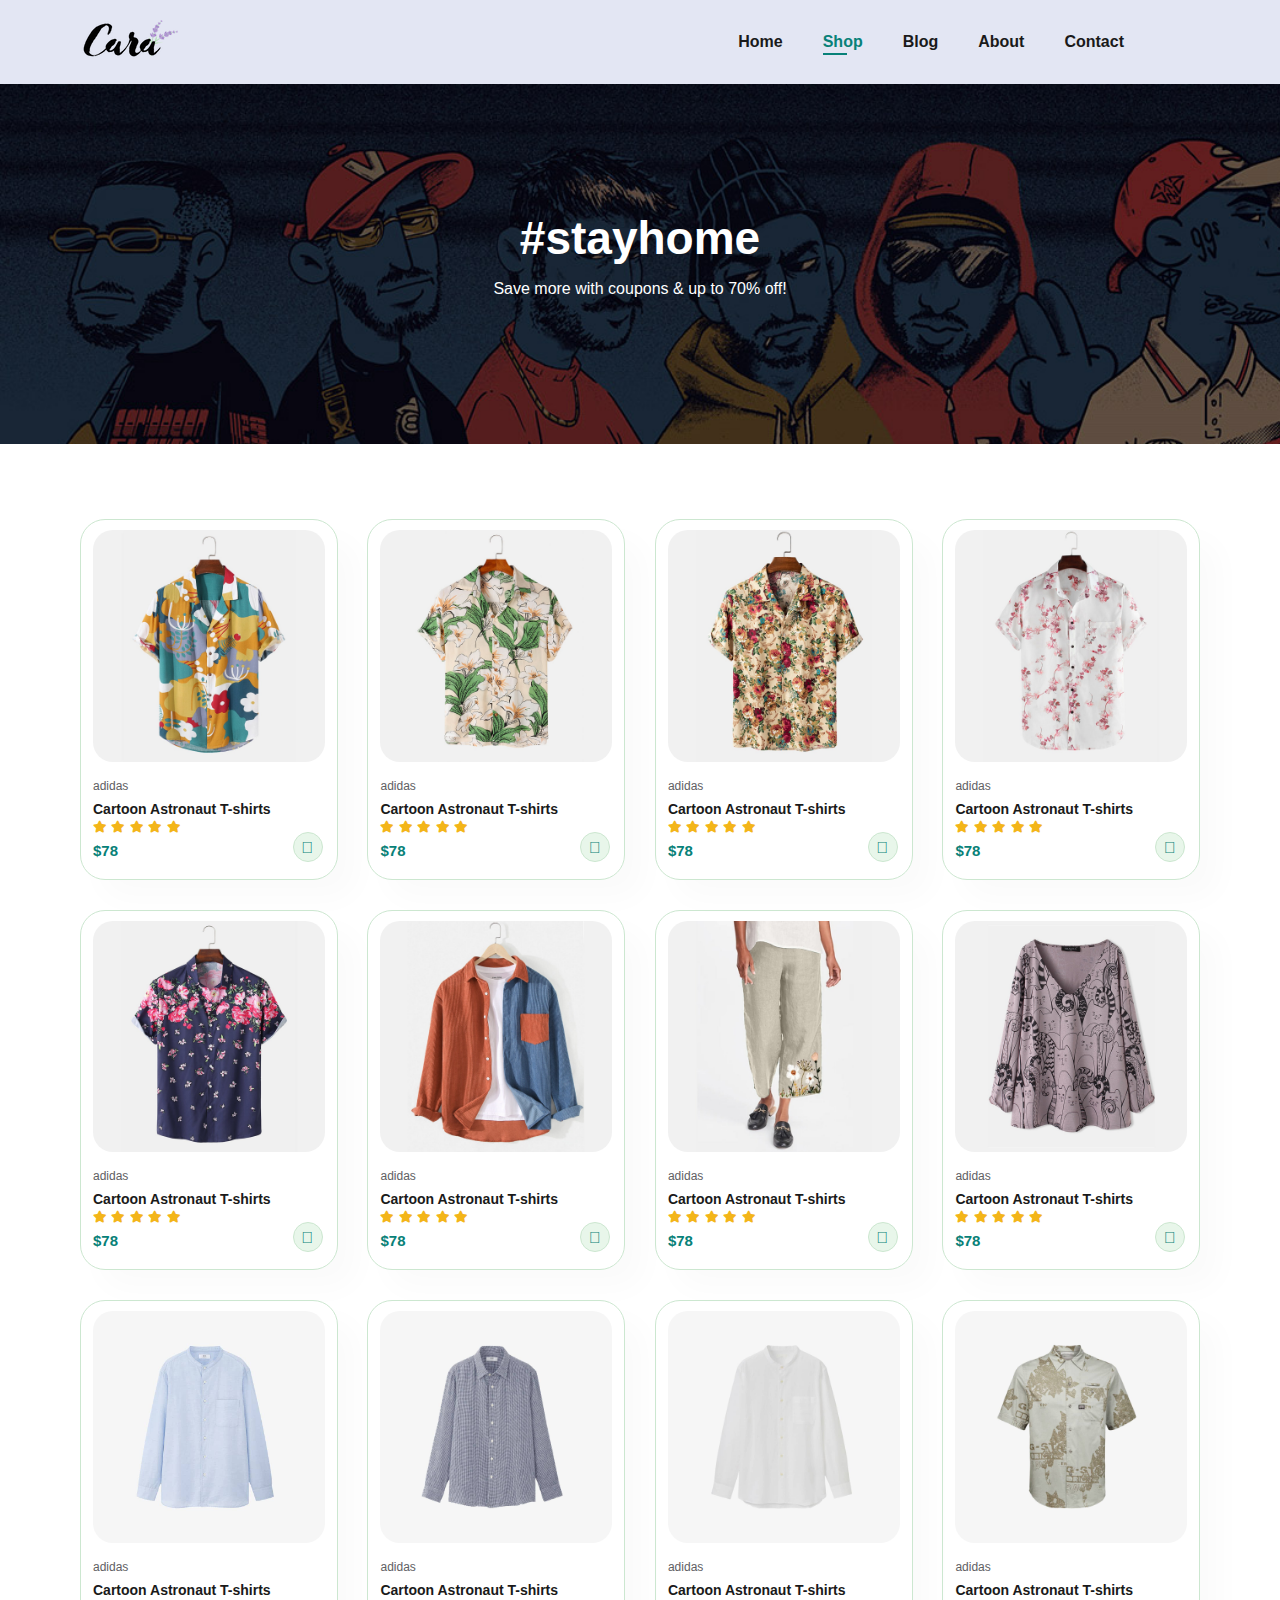
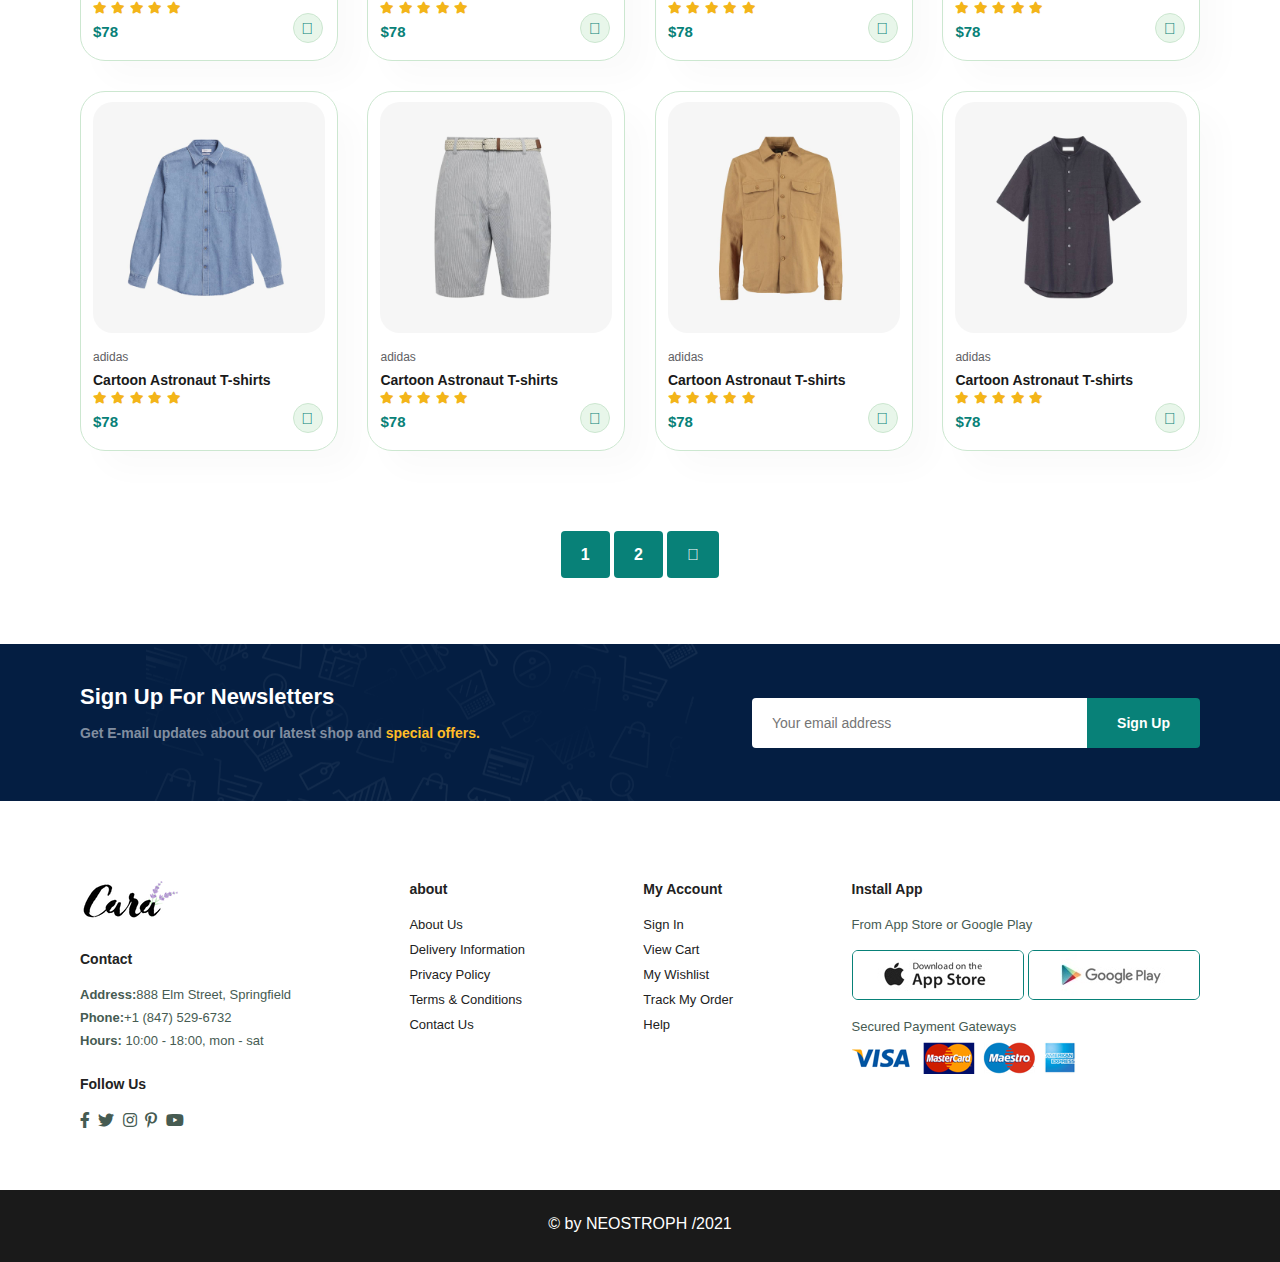
<file: shop.html>
<!DOCTYPE html>
<html lang="en">
<head>
    <meta charset="UTF-8">
    <meta http-equiv="X-UA-Compatible" content="IE=edge">
    <meta name="viewport" content="width=device-width, initial-scale=1.0">
    <link rel="stylesheet" href="https://pro.fontawesome.com/releases/v5.10.0/css/all.css"/>
    <link rel="stylesheet" href="style.css">
    <title>Shop</title>
</head>
<body>
    <section class="header">
        <a href="index.html"><img src="img/logo.png" class="logo" alt=""></a>
        <div>
            <ul class="navbar" id="nav">
                <li><a  href="index.html">Home</a></li>
                <li><a class="active" href="shop.html">Shop</a></li>
                <li><a href="blog.html">Blog</a></li>
                <li><a href="about.html">About</a></li>
                <li><a href="contact.html">Contact</a></li>
                <li><a href="cart.html"><i class="shopping far fa-shopping-bag"></i></a></li>
                <a href="#" id="close"><i class="far fa-times"></i></a>
            </ul>
        </div>
        <div class="mobile">
            <a href="cart.html" ></a><i class="far fa-shopping-bag"></i></a>
            <i class="bar fas fa-outdent " id="bar"></i>
        </div>
    </section>
 
    <section class="hero-shop">
        <h2>#stayhome</h2>
        <p>Save more with coupons & up to 70% off! </p>
    </section>

    <section class="products section-p1">
        <div class="pro-container">
            <div class="pro-box" onclick="window.location.href='sproducts.html'" >
                <img src="img/products/f1.jpg" alt="">
                <div class="pro-desc">
                    <span>adidas</span>
                    <h5>Cartoon Astronaut T-shirts</h6>
                    <div class="stars">
                        <i class="fas fa-star"></i>
                        <i class="fas fa-star"></i>
                        <i class="fas fa-star"></i>
                        <i class="fas fa-star"></i>
                        <i class="fas fa-star"></i>
                    </div>
                    <h4>$78</h4>
                </div>
                <a href="#" class="product-cart"><i class="fal fa-shopping-cart "></i></a>
            </div>
            <div class="pro-box">
             <img src="img/products/f2.jpg" alt="">
             <div class="pro-desc">
                 <span>adidas</span>
                 <h5>Cartoon Astronaut T-shirts</h6>
                 <div class="stars">
                     <i class="fas fa-star"></i>
                     <i class="fas fa-star"></i>
                     <i class="fas fa-star"></i>
                     <i class="fas fa-star"></i>
                     <i class="fas fa-star"></i>
                 </div>
                 <h4>$78</h4>
             </div>
             <a href="#" class="product-cart"><i class="fal fa-shopping-cart "></i></a>
         </div>
         <div class="pro-box">
             <img src="img/products/f3.jpg" alt="">
             <div class="pro-desc">
                 <span>adidas</span>
                 <h5>Cartoon Astronaut T-shirts</h6>
                 <div class="stars">
                     <i class="fas fa-star"></i>
                     <i class="fas fa-star"></i>
                     <i class="fas fa-star"></i>
                     <i class="fas fa-star"></i>
                     <i class="fas fa-star"></i>
                 </div>
                 <h4>$78</h4>
             </div>
             <a href="#" class="product-cart"><i class="fal fa-shopping-cart "></i></a>
         </div>
         <div class="pro-box">
             <img src="img/products/f4.jpg" alt="">
             <div class="pro-desc">
                 <span>adidas</span>
                 <h5>Cartoon Astronaut T-shirts</h6>
                 <div class="stars">
                     <i class="fas fa-star"></i>
                     <i class="fas fa-star"></i>
                     <i class="fas fa-star"></i>
                     <i class="fas fa-star"></i>
                     <i class="fas fa-star"></i>
                 </div>
                 <h4>$78</h4>
             </div>
             <a href="#" class="product-cart"><i class="fal fa-shopping-cart "></i></a>
         </div>
         <div class="pro-box">
             <img src="img/products/f5.jpg" alt="">
             <div class="pro-desc">
                 <span>adidas</span>
                 <h5>Cartoon Astronaut T-shirts</h6>
                 <div class="stars">
                     <i class="fas fa-star"></i>
                     <i class="fas fa-star"></i>
                     <i class="fas fa-star"></i>
                     <i class="fas fa-star"></i>
                     <i class="fas fa-star"></i>
                 </div>
                 <h4>$78</h4>
             </div>
             <a href="#" class="product-cart"><i class="fal fa-shopping-cart "></i></a>
         </div>
         <div class="pro-box">
             <img src="img/products/f6.jpg" alt="">
             <div class="pro-desc">
                 <span>adidas</span>
                 <h5>Cartoon Astronaut T-shirts</h6>
                 <div class="stars">
                     <i class="fas fa-star"></i>
                     <i class="fas fa-star"></i>
                     <i class="fas fa-star"></i>
                     <i class="fas fa-star"></i>
                     <i class="fas fa-star"></i>
                 </div>
                 <h4>$78</h4>
             </div>
             <a href="#" class="product-cart"><i class="fal fa-shopping-cart "></i></a>
         </div>
         <div class="pro-box">
             <img src="img/products/f7.jpg" alt="">
             <div class="pro-desc">
                 <span>adidas</span>
                 <h5>Cartoon Astronaut T-shirts</h6>
                 <div class="stars">
                     <i class="fas fa-star"></i>
                     <i class="fas fa-star"></i>
                     <i class="fas fa-star"></i>
                     <i class="fas fa-star"></i>
                     <i class="fas fa-star"></i>
                 </div>
                 <h4>$78</h4>
             </div>
             <a href="#" class="product-cart"><i class="fal fa-shopping-cart "></i></a>
         </div>
         <div class="pro-box">
             <img src="img/products/f8.jpg" alt="">
             <div class="pro-desc">
                 <span>adidas</span>
                 <h5>Cartoon Astronaut T-shirts</h6>
                 <div class="stars">
                     <i class="fas fa-star"></i>
                     <i class="fas fa-star"></i>
                     <i class="fas fa-star"></i>
                     <i class="fas fa-star"></i>
                     <i class="fas fa-star"></i>
                 </div>
                 <h4>$78</h4>
             </div>
             <a href="#" class="product-cart"><i class="fal fa-shopping-cart "></i></a>
        </div>
        <div class="pro-box">
                <img src="img/products/n1.jpg" alt="">
                <div class="pro-desc">
                    <span>adidas</span>
                    <h5>Cartoon Astronaut T-shirts</h6>
                    <div class="stars">
                        <i class="fas fa-star"></i>
                        <i class="fas fa-star"></i>
                        <i class="fas fa-star"></i>
                        <i class="fas fa-star"></i>
                        <i class="fas fa-star"></i>
                    </div>
                    <h4>$78</h4>
                </div>
                <a href="#" class="product-cart"><i class="fal fa-shopping-cart "></i></a>
        </div>
        <div class="pro-box">
             <img src="img/products/n2.jpg" alt="">
             <div class="pro-desc">
                 <span>adidas</span>
                 <h5>Cartoon Astronaut T-shirts</h6>
                 <div class="stars">
                     <i class="fas fa-star"></i>
                     <i class="fas fa-star"></i>
                     <i class="fas fa-star"></i>
                     <i class="fas fa-star"></i>
                     <i class="fas fa-star"></i>
                 </div>
                 <h4>$78</h4>
             </div>
             <a href="#" class="product-cart"><i class="fal fa-shopping-cart "></i></a>
         </div>
         <div class="pro-box">
             <img src="img/products/n3.jpg" alt="">
             <div class="pro-desc">
                 <span>adidas</span>
                 <h5>Cartoon Astronaut T-shirts</h6>
                 <div class="stars">
                     <i class="fas fa-star"></i>
                     <i class="fas fa-star"></i>
                     <i class="fas fa-star"></i>
                     <i class="fas fa-star"></i>
                     <i class="fas fa-star"></i>
                 </div>
                 <h4>$78</h4>
             </div>
             <a href="#" class="product-cart"><i class="fal fa-shopping-cart "></i></a>
         </div>
         <div class="pro-box">
             <img src="img/products/n4.jpg" alt="">
             <div class="pro-desc">
                 <span>adidas</span>
                 <h5>Cartoon Astronaut T-shirts</h6>
                 <div class="stars">
                     <i class="fas fa-star"></i>
                     <i class="fas fa-star"></i>
                     <i class="fas fa-star"></i>
                     <i class="fas fa-star"></i>
                     <i class="fas fa-star"></i>
                 </div>
                 <h4>$78</h4>
             </div>
             <a href="#" class="product-cart"><i class="fal fa-shopping-cart "></i></a>
         </div>
         <div class="pro-box">
             <img src="img/products/n5.jpg" alt="">
             <div class="pro-desc">
                 <span>adidas</span>
                 <h5>Cartoon Astronaut T-shirts</h6>
                 <div class="stars">
                     <i class="fas fa-star"></i>
                     <i class="fas fa-star"></i>
                     <i class="fas fa-star"></i>
                     <i class="fas fa-star"></i>
                     <i class="fas fa-star"></i>
                 </div>
                 <h4>$78</h4>
             </div>
             <a href="#" class="product-cart"><i class="fal fa-shopping-cart "></i></a>
         </div>
         <div class="pro-box">
             <img src="img/products/n6.jpg" alt="">
             <div class="pro-desc">
                 <span>adidas</span>
                 <h5>Cartoon Astronaut T-shirts</h6>
                 <div class="stars">
                     <i class="fas fa-star"></i>
                     <i class="fas fa-star"></i>
                     <i class="fas fa-star"></i>
                     <i class="fas fa-star"></i>
                     <i class="fas fa-star"></i>
                 </div>
                 <h4>$78</h4>
             </div>
             <a href="#" class="product-cart"><i class="fal fa-shopping-cart "></i></a>
         </div>
         <div class="pro-box">
             <img src="img/products/n7.jpg" alt="">
             <div class="pro-desc">
                 <span>adidas</span>
                 <h5>Cartoon Astronaut T-shirts</h6>
                 <div class="stars">
                     <i class="fas fa-star"></i>
                     <i class="fas fa-star"></i>
                     <i class="fas fa-star"></i>
                     <i class="fas fa-star"></i>
                     <i class="fas fa-star"></i>
                 </div>
                 <h4>$78</h4>
             </div>
             <a href="#" class="product-cart"><i class="fal fa-shopping-cart "></i></a>
         </div>
         <div class="pro-box">
             <img src="img/products/n8.jpg" alt="">
             <div class="pro-desc">
                 <span>adidas</span>
                 <h5>Cartoon Astronaut T-shirts</h6>
                 <div class="stars">
                     <i class="fas fa-star"></i>
                     <i class="fas fa-star"></i>
                     <i class="fas fa-star"></i>
                     <i class="fas fa-star"></i>
                     <i class="fas fa-star"></i>
                 </div>
                 <h4>$78</h4>
             </div>
             <a href="#" class="product-cart"><i class="fal fa-shopping-cart "></i></a>
         </div>
        </div>
    </section>

    <section class="section-p1 pagination">
        <a href="#">1</a>
        <a href="#">2</a>
        <a href="#"><i class="fal fa-long-arrow-alt-right"></i></a>
    </section>

    <section class="newsletter section-m1 section-p1">
        <div class="desc">
            <h4>Sign Up For Newsletters</h4>
            <p>Get E-mail updates about our latest shop and <span>special offers.</span></p>
        </div>
        <div class="form">
            <input type="text" placeholder="Your email address">
            <button class="normal">Sign Up</button>
        </div>
    </section>
 
    <footer class="section-p1">
        <div class="col">
            <img src="img/logo.png" class="logo" alt="">
            <h4>Contact</h4>
            <p><strong>Address:</strong>888 Elm Street, Springfield</p>
            <p><strong>Phone:</strong>+1 (847) 529-6732</p>
            <p><strong>Hours:</strong> 10:00 - 18:00, mon - sat</p>
            <div class="follow">
                <h4>Follow Us</h4>
                <div class="icon">
                    <i class="fab fa-facebook-f"></i>
                    <i class="fab fa-twitter"></i>
                    <i class="fab fa-instagram"></i>
                    <i class="fab fa-pinterest-p"></i>
                    <i class="fab fa-youtube"></i>
                </div>
            </div>
        </div>
        <div class="col">
            <h4>about</h4>
            <a href="#">About Us</a>
            <a href="#">Delivery Information</a>
            <a href="#">Privacy Policy</a>
            <a href="#">Terms & Conditions</a>
            <a href="#">Contact Us</a>
        </div>
        <div class="col">
         <h4>My Account</h4>
         <a href="#">Sign In</a>
         <a href="#">View Cart</a>
         <a href="#">My Wishlist</a>
         <a href="#">Track My Order</a>
         <a href="#">Help</a>
     </div>
     <div class="col install">
         <h4>Install App</h4>
         <p>From App Store or Google Play</p>
         <div class="row">
             <img src="img/pay/app.jpg" alt="">
             <img src="img/pay/play.jpg" alt="">
         </div>
         <p>Secured Payment Gateways</p>
         <img src="img/pay//pay.png" alt="">
     </div>
    </footer>

    <div class="copy">
        <p>&copy; by NEOSTROPH  /2021</p> 
    </div>

    <script src="script.js"></script>
</body>
</html>
</file>
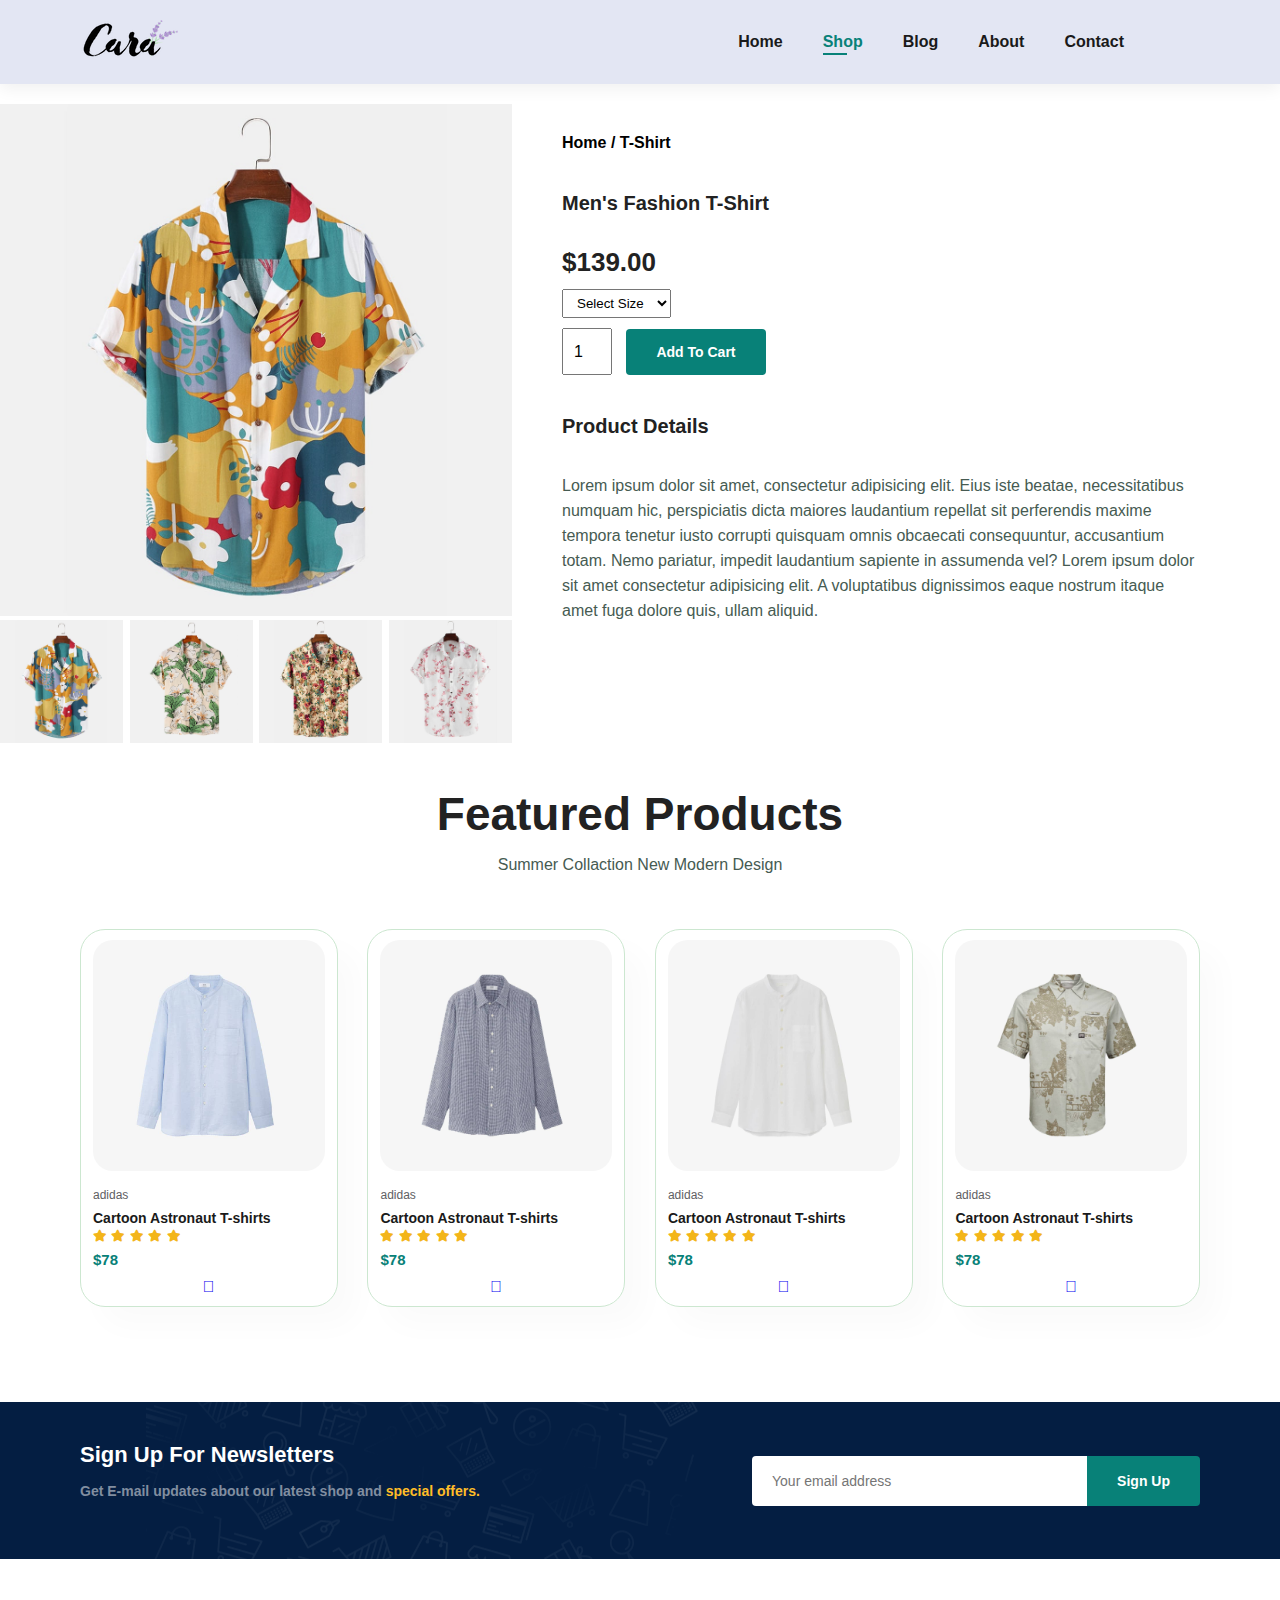
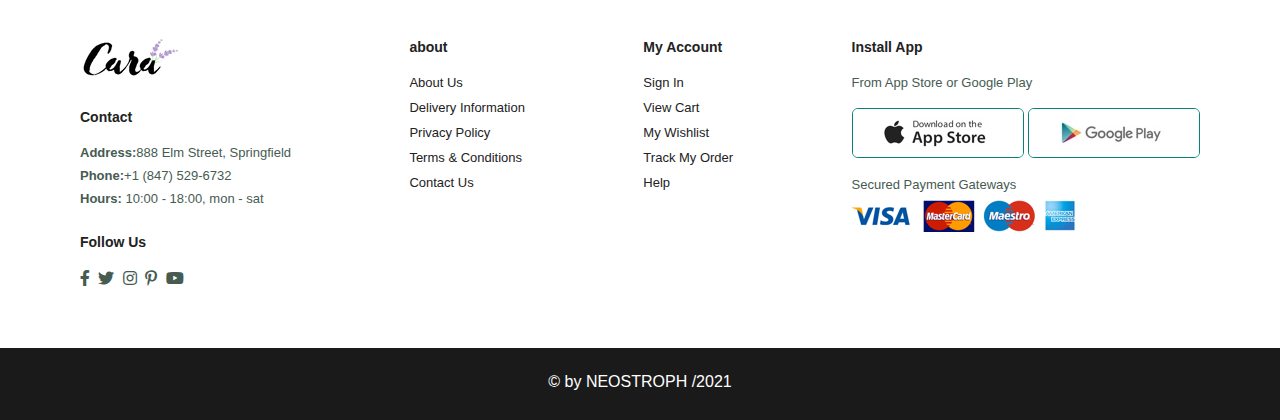
<file: sproducts.html>
<!DOCTYPE html>
<html lang="en">
<head>
    <meta charset="UTF-8">
    <meta http-equiv="X-UA-Compatible" content="IE=edge">
    <meta name="viewport" content="width=device-width, initial-scale=1.0">
    <link rel="stylesheet" href="https://pro.fontawesome.com/releases/v5.10.0/css/all.css"/>
    <link rel="stylesheet" href="style.css">
    <title>product</title>
</head>
<body>
    <section class="header">
        <a href="index.html"><img src="img/logo.png" class="logo" alt=""></a>
        <div>
            <ul class="navbar" id="nav">
                <li><a  href="index.html">Home</a></li>
                <li><a class="active" href="shop.html">Shop</a></li>
                <li><a href="blog.html">Blog</a></li>
                <li><a href="about.html">About</a></li>
                <li><a href="contact.html">Contact</a></li>
                <li><a href="cart.html"><i class="shopping far fa-shopping-bag"></i></a></li>
                <a href="#" id="close"><i class="far fa-times"></i></a>
            </ul>
        </div>
        <div class="mobile">
            <a href="cart.html" ></a><i class="far fa-shopping-bag"></i></a>
            <i class="bar fas fa-outdent " id="bar"></i>
        </div>
    </section>

    <section class="pro-details">
        <div class="product-imgs">
            <img src="img/products/f1.jpg" width="100%" class="main" id="main" alt="">
            <div class="small-img-group">
                <div class="small-img-col">
                    <img src="img/products/f1.jpg" width="100%" class="small-img" id="small-img" alt="">
                </div>
                <div class="small-img-col">
                    <img src="img/products/f2.jpg" width="100%" class="small-img" id="small-img" alt="">
                </div>
                <div class="small-img-col">
                    <img src="img/products/f3.jpg" width="100%" class="small-img" id="small-img" alt="">
                </div>
                <div class="small-img-col">
                    <img src="img/products/f4.jpg" width="100%" class="small-img" id="small-img" alt="">
                </div>
            </div>
        </div>
        <div class="spro-desc">
            <h6>Home / T-Shirt</h6>
            <h4>Men's Fashion T-Shirt</h4>
            <h2>$139.00</h2>
            <select >
                <option>Select Size</option>
                <option>XL</option>
                <option>XXL</option>
                <option>Small</option>
                <option>Large</option>
            </select>
            <input type="number" value="1" >
            <button class="normal">Add To Cart</button>
            <h4>Product Details</h4>
            <p>Lorem ipsum dolor sit amet, consectetur adipisicing elit. Eius iste 
                beatae, necessitatibus numquam hic, perspiciatis dicta maiores
                laudantium repellat sit perferendis maxime tempora tenetur iusto
                corrupti quisquam omnis obcaecati consequuntur, accusantium totam. 
                Nemo pariatur, impedit laudantium sapiente in assumenda vel?
                Lorem ipsum dolor sit amet consectetur adipisicing elit. A voluptatibus
                dignissimos eaque nostrum itaque amet fuga dolore quis, ullam aliquid.</p>

        </div>
    </section>

    <section class="products section-p1">
        <h2>Featured Products</h2>
        <p>Summer Collaction New Modern Design</p>
        <div class="pro-container">
            <div class="pro-box">
                <img src="img/products/n1.jpg" alt="">
                <div class="pro-desc">
                    <span>adidas</span>
                    <h5>Cartoon Astronaut T-shirts</h6>
                    <div class="stars">
                        <i class="fas fa-star"></i>
                        <i class="fas fa-star"></i>
                        <i class="fas fa-star"></i>
                        <i class="fas fa-star"></i>
                        <i class="fas fa-star"></i>
                    </div>
                    <h4>$78</h4>
                </div>
                <a href="#" class="cart"><i class="fal fa-shopping-cart "></i></a>
            </div>
            <div class="pro-box">
             <img src="img/products/n2.jpg" alt="">
             <div class="pro-desc">
                 <span>adidas</span>
                 <h5>Cartoon Astronaut T-shirts</h6>
                 <div class="stars">
                     <i class="fas fa-star"></i>
                     <i class="fas fa-star"></i>
                     <i class="fas fa-star"></i>
                     <i class="fas fa-star"></i>
                     <i class="fas fa-star"></i>
                 </div>
                 <h4>$78</h4>
             </div>
             <a href="#" class="cart"><i class="fal fa-shopping-cart "></i></a>
         </div>
         <div class="pro-box">
             <img src="img/products/n3.jpg" alt="">
             <div class="pro-desc">
                 <span>adidas</span>
                 <h5>Cartoon Astronaut T-shirts</h6>
                 <div class="stars">
                     <i class="fas fa-star"></i>
                     <i class="fas fa-star"></i>
                     <i class="fas fa-star"></i>
                     <i class="fas fa-star"></i>
                     <i class="fas fa-star"></i>
                 </div>
                 <h4>$78</h4>
             </div>
             <a href="#" class="cart"><i class="fal fa-shopping-cart "></i></a>
         </div>
         <div class="pro-box">
             <img src="img/products/n4.jpg" alt="">
             <div class="pro-desc">
                 <span>adidas</span>
                 <h5>Cartoon Astronaut T-shirts</h6>
                 <div class="stars">
                     <i class="fas fa-star"></i>
                     <i class="fas fa-star"></i>
                     <i class="fas fa-star"></i>
                     <i class="fas fa-star"></i>
                     <i class="fas fa-star"></i>
                 </div>
                 <h4>$78</h4>
             </div>
             <a href="#" class="cart"><i class="fal fa-shopping-cart "></i></a>
         </div>
        </div>
       </section>

    <section class="newsletter section-m1 section-p1">
        <div class="desc">
            <h4>Sign Up For Newsletters</h4>
            <p>Get E-mail updates about our latest shop and <span>special offers.</span></p>
        </div>
        <div class="form">
            <input type="text" placeholder="Your email address">
            <button class="normal">Sign Up</button>
        </div>
    </section>
 
    <footer class="section-p1">
        <div class="col">
            <img src="img/logo.png" class="logo" alt="">
            <h4>Contact</h4>
            <p><strong>Address:</strong>888 Elm Street, Springfield</p>
            <p><strong>Phone:</strong>+1 (847) 529-6732</p>
            <p><strong>Hours:</strong> 10:00 - 18:00, mon - sat</p>
            <div class="follow">
                <h4>Follow Us</h4>
                <div class="icon">
                    <i class="fab fa-facebook-f"></i>
                    <i class="fab fa-twitter"></i>
                    <i class="fab fa-instagram"></i>
                    <i class="fab fa-pinterest-p"></i>
                    <i class="fab fa-youtube"></i>
                </div>
            </div>
        </div>
        <div class="col">
            <h4>about</h4>
            <a href="#">About Us</a>
            <a href="#">Delivery Information</a>
            <a href="#">Privacy Policy</a>
            <a href="#">Terms & Conditions</a>
            <a href="#">Contact Us</a>
        </div>
        <div class="col">
         <h4>My Account</h4>
         <a href="#">Sign In</a>
         <a href="#">View Cart</a>
         <a href="#">My Wishlist</a>
         <a href="#">Track My Order</a>
         <a href="#">Help</a>
     </div>
     <div class="col install">
         <h4>Install App</h4>
         <p>From App Store or Google Play</p>
         <div class="row">
             <img src="img/pay/app.jpg" alt="">
             <img src="img/pay/play.jpg" alt="">
         </div>
         <p>Secured Payment Gateways</p>
         <img src="img/pay//pay.png" alt="">
     </div>
    </footer>

    <div class="copy">
        <p>&copy; by NEOSTROPH  /2021</p> 
    </div>

    <script src="script.js"></script>
</body>
</html>
</file>
<file: style.css>
* {
    margin: 0;
    padding: 0;
    box-sizing: border-box;
    font-family: sans-serif;
}

h1{
    font-size: 50px;
    line-height: 64px;
    color: #222;
}

h2{
    font-size: 46px;
    line-height: 54px;
    color: #222;
}

h4{
    font-size: 20px;
    color: #222;
}

h6{
    font-weight: 700;
    font-size: 16px;
}

p {
    font-size: 16px;
    color: #465b52;
    margin: 15px 0 20px 0;
}

body{
    width:100%;
}

.section-p1{
    padding: 40px 80px;
}

.section-m1{
    margin: 40px 0;
}

button.normal{
    font-size: 14px;
    font-weight: 600;
    padding: 15px 30px;
    color: #000;
    background-color: #fff;
    border-radius: 4px;
    border: none;
    cursor: pointer;
    outline: none;
    transition: 0.2s;
}

button.white{
    font-size: 13px;
    font-weight: 600;
    padding: 11px 18px;
    color: #fff;
    background-color: transparent;
    border: 1px solid #fff;
    cursor: pointer;
    outline: none;
    transition: 0.2s;
}



/*header start*/

.header{
    display: flex;
    align-items: center;
    justify-content: space-between;
    padding: 20px 80px;
    background-color: #e3e6f3;
    box-shadow: 0 5px 15px rgba(0,0,0,0.06);
    z-index: 999;
    position: sticky;
}

.navbar {
    display: flex;
    align-items: center;
    justify-content: center;
}

.navbar li{
    list-style: none;
    margin: 0 20px;
    position: relative;
}

.navbar li a{
    text-decoration: none;
    font-size: 16px;
    font-weight: 600;
    color: #1a1a1a;
    transition: 0.3s ease;
}

.navbar li a:hover,
.navbar li a.active{
    color: #088178;
}

.navbar li a.active::after,
.navbar li a:hover::after{
    content: "";
    width : 60%;
    height: 2px;
    background-color: #088178;
    position :absolute;
    bottom: -4px;
    left: 0;
}

.header .mobile{
    display: none;
}

#close{
    display: none;
}

/*header end*/

/*hero start*/

.hero{
    background-image: url(img/hero4.png);
    height: 90vh;
    width: 100%;
    background-position: top 10% right 0;
    background-size: cover;
    padding: 0 80px;
    display: flex;
    flex-direction: column;
    align-items: flex-start;
    justify-content: center;
}

.hero h4{
    padding-bottom:15px;
}

.hero h1{
    color: #088178;
}

.hero button{
    background-image: url(img/button.png);
    background-color: transparent;
    color: #088178;
    border: none;
    padding: 14px 80px 14px 65px;
    background-repeat: no-repeat;
    cursor: pointer;
    font-weight: 700;
    font-size: 15px;
}

/*hero end*/



/*feature start*/
.feature{
    display: flex;
    justify-content: space-between;
    flex-wrap: wrap;
}

.feature .feature-box{
    padding: 25px 15px;
    border: 1px solid #cce7d0;
    text-align: center;
    box-shadow: 20px 20px 34px rgba(0,0,0,0.03);
    border-radius: 4px;
    margin: 15px 0;
}

.feature .feature-box:hover{
    box-shadow: 10px 10px 34px rgb(70,62,221,0.1);
}

.feature .feature-box h6{
    color: #088178;
    background-color: #fdddef;
    border-radius: 5px;
    padding: 9px 8px 6px 8px;
    margin-top: 15px;
}
.feature .feature-box:nth-child(2) h6{
    background-color: #cdebbc;
}

.feature .feature-box:nth-child(3) h6{
    background-color: #d1e8f2;
}

.feature .feature-box:nth-child(4) h6{
    background-color: #cdd4f8;
}

.feature .feature-box:nth-child(5) h6{
    background-color: #f6dbf6;
}

.feature .feature-box:nth-child(6) h6{
    background-color: #fff2e5;
}

/*feature end*/


/*feature products start*/

.products{
    text-align: center;
}

.products .pro-container{
    display: flex;
    justify-content: space-between;
    padding-top: 20px;
    flex-wrap: wrap;
}

.products .pro-box{
    position: relative;
    width: 23%;
    min-width: 250px;
    padding: 10px 12px;
    border: 1px solid #cce7d0;
    border-radius: 25px;
    cursor: pointer;
    box-shadow: 20px 20px 30px rgba(0,0,0,0.02);
    margin: 15px 0;
    transition: 0.2s ease;
}

.products .pro-box:hover{
    box-shadow: 20px 20px 30px rgba(0,0,0,0.06);
}

.products .pro-box img{
    width: 100%;
    border-radius: 20px;
}

.products .pro-desc{
    text-align: start;
    padding: 10px 0;
}

.products .pro-desc h5{
    padding-top: 7px;
    color: #1a1a1a;
    font-size: 14px;
}

.products .pro-desc i{
    font-size: 12px;
    color: rgb(243, 181, 25);
}

.products .pro-desc h4{
    padding-top: 7px;
    font-weight: 700;
    font-size: 15px;
    color: #088178;
}

.products .pro-desc span{
    color: #606063;
    font-size: 12px;
}

.products .pro-box .product-cart{
    width: 30px;
    height: 30px;
    line-height: 30px;
    border-radius: 50%;
    background-color: #e8f6ea;
    font-weight: 500;
    color: #088178;
    border: 1px solid #cce7d0;
    position: absolute;
    bottom: 17px;
    right: 14px;
}

/*feature products end*/
/*banner start*/

.banner{
    display: flex;
    flex-direction: column;
    flex-wrap: nowrap;
    justify-content: center;
    background-image: url(img/banner/b2.jpg);
    align-items: center;
    width: 100%;
    height: 40vh;
    background-size: cover;
    background-position: center;
}

.banner h4{
    color: white;
    font-size: 14px;
}

.banner h2{
    color: white;
    font-size: 30px;
    padding: 10px 0;
}

.banner h2 span{
    color: #ef3636;
}

.banner button:hover{
    background-color: #088178;
    color: #fff;
}

.banner2{
    display: flex;
    justify-content: space-between;
    flex-wrap:wrap;
}

.banner2 .banner-box{
    display: flex;
    flex-direction: column;
    justify-content: center;
    align-items: flex-start;
    background-image: url(img/banner/b17.jpg);
    width: 49%;
    height: 45vh;
    background-size: cover;
    background-position: center;
    padding: 30px;
}

.banner2 h4{
    color: #fff;
    font-size: 20px;
    font-weight: 300;
}

.banner2 h2{
    color: #fff;
    font-size: 28px;
    font-weight: 800;
}

.banner2 span{
    color: #fff;
    font-size: 14px;
    font-weight: 500;
    padding-bottom: 15px;
}

.banner2 .banner-box:hover button{
    background-color: #088178;
    border-color: #088178;
}

.banner2 .banner-box:nth-child(2){
    background-image: url(img/banner/b10.jpg);
}


.banner3{
    display: flex;
    justify-content: space-between;
    flex-wrap: wrap;
    margin: 0 80px 40px 80px;
}

.banner3 .banner-box{
    display: flex;
    flex-direction: column;
    justify-content: center;
    align-items: flex-start;
    background-image: url(img/banner/b7.jpg);
    width: 32%;
    height: 30vh;
    background-size: cover;
    background-position: center;
    padding: 20px;
}

.banner3 .banner-box:nth-child(2){
    background-image: url(img/banner/b4.jpg);
}

.banner3 .banner-box:nth-child(3){
    background-image: url(img/banner/b18.jpg);
}

.banner3 h2{
    color: #fff;
    font-weight: 900;
    font-size: 22px;
}

.banner3 h3{
    color: #ef3636;
    font-weight: 800;
    font-size: 15px;
}


/*banner end*/

/*sign start*/

.newsletter{
    background-image: url(img/banner/b14.png);
    display: flex;
    justify-content: space-between;
    flex-wrap: wrap;
    align-items: center;
    background-repeat: no-repeat;
    background-position: 20% 30%;
    background-color: #041e42;
    
}

.newsletter .desc h4{
    color: #fff;
    font-size: 22px;
    font-weight: 700;
}

.newsletter .desc p{
    color: #818ea0;
    font-size: 14px;
    font-weight: 600;
}

.newsletter span{
    color: #ffbd27;
}

.newsletter .form{
    display: flex;
    width: 40%;
}

.newsletter input{
    height: 3.125rem;
    padding: 0 1.25rem;
    font-size: 14px;
    width :100%;
    border: none;
    border-radius: 4px;
    outline: none;
    border-top-right-radius: 0;
    border-bottom-right-radius: 0;
}

.newsletter button{
    background-color: #088178;
    color: #fff;
    white-space: nowrap;
    border-top-left-radius: 0;
    border-bottom-left-radius: 0;
}


/*sign end*/

/*footer start*/


footer{
    display: flex;
    justify-content: space-between;
    flex-wrap: wrap;
}

footer .col{
    display: flex;
    flex-direction: column;
    align-items: flex-start;
    margin-bottom: 20px;
}

footer .col .logo{
    margin-bottom: 30px;
}
   

footer h4{
    font-size: 14px;
    padding-bottom: 20px;
}

footer p{
    font-size: 13px;
    margin: 0 0 8px 0;
}

footer a{
    font-size: 13px;
    text-decoration: none;
    color: #222;
    margin-bottom: 10px;
}

footer .follow{
    margin-top: 20px;
}

footer .follow i{
    color: #465b52;
    padding-right: 4px;
    cursor: pointer;
}

footer .install .row img{
    border: 1px solid #088178;
    border-radius: 6px;
    margin: 10px 0 15px 0;
}

footer .follow i:hover,
footer a:hover{
    color: #088178;
}

.copy{
    height: 8vh;
    background-color: #1a1a1a;
    text-align: center;
    display: flex;
    align-items: center;
    justify-content: center;
}

.copy p{
    color: #fff;
}

/*footer end*/
/*media start*/


/*shope start*/

.hero-shop{
    background-image: url(img/banner/b1.jpg);
    height: 40vh;
    width: 100%;
    background-size: cover;
    display: flex;
    justify-content: center;
    text-align: center;
    flex-direction: column;
    padding: 14px;
}

.hero-shop h2,
.hero-shop p{
    color: #fff;
}

.pagination{
    text-align: center;
}

.pagination a{
    text-decoration: none;
    background-color: #088178;
    padding: 15px 20px;
    border-radius: 4px;
    color: #fff;
    font-weight: 600;
}

.pagination a i{
    font-size: 16px;
    font-weight: 600;
}

/*shop end*/

/*sproducts start*/

.pro-details{
    display: flex;
    margin-top: 20px;
}

.pro-details .product-imgs{
    width: 40%;
    margin-right: 50px;
}

.small-img-group{
    display: flex;
    justify-content: space-between;
}

.small-img-col{
    width: 24%;
    cursor: pointer;
}

.pro-details .spro-desc{
    width: 50%;
    padding-top: 30px;
}

.pro-details .spro-desc h4{
    padding: 40px 0 20px 0;
}

.pro-details .spro-desc h2{
    font-size: 26px;
}

.pro-details .spro-desc select{
    display: block;
    margin-bottom:10px ;
    padding: 5px 10px;
}

.pro-details .spro-desc input{
    width: 50px;
    height: 47px;
    padding-left: 10px;
    font-size: 16px;
    margin-right: 10px;
}

.pro-details .spro-desc input:focus{
    outline: none;
}

.pro-details .spro-desc button{
    background-color: #088178;
    color: #fff;
}

.pro-details .spro-desc p{
    line-height: 25px;
}

/*sproducts end*/

/*blog start*/

.hero-shop.blog-header{
    background-image: url(img/banner/b19.jpg);
}

.blog{
    padding: 150px 150px 0 150px;
}
 
.blog .blog-box{
    display: flex;
    justify-content: space-between;
    align-items: center;
    width: 100%;
    position: relative;
    margin-bottom: 90px;
}

.blog .blog-box .blog-img{
    width: 50%;
    margin-right: 40px;
}

.blog .blog-img img{
    width: 100%;
    height: 300px;
    object-fit: cover;
}

.blog .blog-desc{
    width: 50%;
}

.blog .blog-desc a{
    text-decoration: none;
    font-size: 11px;
    color: #000;
    font-weight: 700;
    position: relative;
    transition: 0.3s ease;
}

.blog .blog-desc a::after{
    content: "";
    width: 50px;
    height: 1px;
    background-color: #000;
    position: absolute;
    top: 5px;
    right: -55px;
}

.blog .blog-desc a:hover{
    color: #088178;
}

.blog .blog-desc a:hover::after{
    background-color: #088178;
}

.blog h1{
    position: absolute;
    top: -14%;
    left: 0;
    font-size: 70px;
    font-weight: 700;
    color: #c9cbce;
    z-index: -1;
}

/*blog end*/
/*about start*/

.about-header{
    background-image: url(img/about/banner.png);
}

.about-head {
    display: flex;
    align-items: center;
}

.about-head img{
    width: 50%;
    height: auto;
    margin-right: 20px;
}

.about-head marquee{
    background-color: #ccc;
    width: 100%;
}

.about-app{
    text-align: center;
}

.about-app .video{
    width: 70%;
    height: 100%;
    margin: 30px auto 0 auto;
}

.about-app .video video{
    width: 100%;
    height: 100%;
    border-radius: 20px;
}

/*about end*/

/*contact start*/

.contact{
    display: flex;
    align-items: center;
    justify-content: space-between;
}

.contact .details {
    width: 40%;
}
.contact .details span{
    font-size: 12px;
}

.contact .details h2{
    font-size: 26px;
    line-height: 34px;
    padding: 20px 0;
}

.contact .details h3{
    font-size: 16px;
    padding-bottom: 15px;
}

.contact .details li{
    display: flex;
    list-style: none;
    padding: 10px 0;
}

.contact .details li i{
    font-size: 14px;
    padding-right: 22px;
}

.contact .details li p{
    margin: 0;
    font-size: 14px;
}

.contact .map{
    width: 55%;
    height: 400px;
}

.contact .map iframe{
    width: 100%;
    height: 100%;
}

.message{
    display: flex;
    justify-content: space-between;
    margin: 30px;
    padding: 80px;
    border: 1px solid #e1e1e1;
}

.message span{
    font-size: 12px;
}

.message h2{
    font-size: 26px;
    line-height: 35px;
    padding: 20px 0;
}

.message form{
    width: 65%;
    display: flex;
    flex-direction: column;
    align-items: flex-start;
}

.message form input,
.message form textarea{
    width: 100%;
    padding: 12px 15px;
    margin-bottom: 20px;
    outline: none;
    border: 1px solid #e1e1e1;
}

.message button{
    background-color: #088178;
    color: #fff;
}

.member div{
    padding-bottom: 25px;
    display: flex;
    align-items: flex-start;
}

.member div img{
    width: 65px;
    height: 65px;
    object-fit: cover;
    margin-right: 15px;
}

.member div p{
    margin: 0;
    font-size: 13px;
    line-height: 20px;
}

.member div span{
    display: block;
    font-size: 16px;
    font-weight: 600;
    color: #000;
}

/*contact end*/

/*cart start*/

.cart{
    overflow-x: auto;
}

.cart table{
    width: 100%;
    border-collapse: collapse;
    table-layout: fixed;
    white-space: nowrap;
}

.cart table img{
    width: 70px;
}

.cart table td:nth-child(1){
    width: 100px;
    text-align: center;
}

.cart table td:nth-child(2){
    width: 150px;
    text-align: center;
}

.cart table td:nth-child(3){
    width: 250px;
    text-align: center;
}

.cart table td:nth-child(4),
.cart table td:nth-child(5),
.cart table td:nth-child(6){
    width: 150px;
    text-align: center;
}

.cart table td:nth-child(5) input{
     width: 70px;
     padding: 10px 5px 10px 15px;
}

.cart table thead{
    border: 1px solid #e2e9e1;
    border-left: none;
    border-right: none;
}

.cart table thead td{
    font-weight: 700;
    text-transform: uppercase;
    font-size: 13px;
    padding: 18px 0;
}

.cart table tbody td{
    padding-top: 15px;
    font-size: 13px;
}

.cart-add{
    display: flex;
    justify-content: space-between;
    flex-wrap: wrap;
}

.cart-add .coupon{
    width: 50%;
    margin-bottom: 30px;
}

.cart-add .coupon h4{
    font-size: 18px;
    margin-bottom: 20px;
}

.cart-add .coupon input{
    padding: 10px 20px;
    width: 60%;
    outline: none;
    border: 1px solid #e2e9e1;
}

.cart-add .coupon button{
    background-color: #088178;
    color: #fff;
    padding: 12px 20px;
}

.cart-add .cart-tot{
    padding: 30px;
    border: 1px solid #e2e9e1;
    width: 50%;
    margin-bottom: 30px;
}

.cart-add .cart-tot h4{
   font-size: 18px;
   margin-bottom: 20px;
}

.cart-add .cart-tot table{
    border-collapse: collapse;
    width: 100%;
    margin-bottom: 20px;
}

.cart-add .cart-tot table td{
    width: 50%;
    border: 1px solid #e2e9e1;
    padding: 10px;
    font-size: 13px;
}

.cart-tot button{
    background-color: #088178;
    color: #fff;
}

/*cart end*/

/*media start*/

@media(max-width:799px){
    .section-p1{
        padding: 40px;
    }

    .navbar{
        display: flex;
        flex-direction: column;
        align-items: flex-start;
        justify-content: flex-start;
        position: fixed;
        top: 0;
        right: -300px;
        width: 180px;
        height: 100vh;
        background-color: #e3e6f3;
        box-shadow: 0 40px 60px rgba(0, 0, 0, 0.3);
        padding: 80px 0 0 10px; 
    }

    .navbar li{
        margin-bottom: 25px;
    }

    .header .mobile{
        display: flex;
        align-items: center;
    }

    .header .mobile i{
        color: #1a1a1a;
        font-size: 22px;
        padding-left: 20px;
        cursor: pointer;
    }

    .navbar.active{
        right: 0px;
    }

    #close{
        display: inline;
        position: absolute;
        top: 30px;
        left: 30px;
        color: #222;
        font-size: 22px;
    }

    .shopping{
        display: none;
    }

    .hero{
        height: 90vh;
        padding: 0 80px;
        background-position: top 30% right 30%;
    }

    .feature{
        justify-content: center;
    }

    .feature .feature-box{
        margin: 15px;
    }

    .products .pro-container{
        justify-content: center;
    }

    .products .pro-box{
        margin: 15px;
    }

    .banner{
        height: 25vh;
    }

    .banner2 .banner-box{
        min-width: 100%;
        height: 30vh;
    }

    .banner3{
        margin: 0 40px;
    }

    .banner3 .banner-box{
        width: 30%;
    }

    .banner3 .banner-box h2{
        line-height: 25px;
    }

    .newsletter .form{
        width: 70%;
    }

    .member{
        padding: 10px;
    }

    .blog{
        padding: 100px 50px 0 50px;
    }

}

@media (max-width:477px) {
    .section-p1{
        padding: 20px;
    }

    .header{
        padding: 10px 30px;
    }

    .hero{
        padding: 0 20px;
        background-position: 62%;
    }

    .hero h2{
        font-size: 32px;
    }

    .hero h1{
        font-size: 38px;
    }

    .feature{
        justify-content: center;
        gap: 30px;
    }

    .feature .feature-box{
        width: 155px;
        margin: 0 0 10px 0;
    }

    .feature .feature-box img{
         width: 100%;
    }

    .products .pro-box{
        width: 100%;
    }

    .banner{
        height: 41vh;
        text-align: center;
    }

    .banner2 .banner-box{
        height: 40vh;
    }

    .banner3{
        margin: 0 20px;
    }

    .banner3 .banner-box{
        width: 100%;
        margin: 10px 0;
    }

    .newsletter .form{
        width: 100%;
    }

.pro-details{
    display: flex;
    flex-direction: column;
}

.pro-details .product-imgs{
    width: 100%;
    margin-right: 0;
}

.pro-details .spro-desc{
    width: 100%;
    padding-left:20px ;
}

.blog{
    padding: 90px 20px 0 20px;
}
.blog .blog-box{
    display: flex;
    flex-direction: column;
    align-items: flex-start;
}

.blog .blog-img{
    min-width: 100%;
    margin-right: 0;
    margin-bottom: 30px;
}

.blog .blog-desc{
    min-width: 100%;
}

.blog .blog-box h1{
    top: -45px;
}

.about-head{
    display: flex;
    align-items: center;
    flex-direction: column;
}

.about-head img{
    width: 100%;
    margin: 0;
    margin-bottom: 20px;
}

.about-app .video{
    width: 100%;
}

.contact{
    flex-direction: column;
}

.contact .details{
    width: 100%;
    margin-bottom: 30px;
}

.contact .map{
    width: 100%;
}

.message{
    margin: 10px;
    padding: 30px 10px ;
    flex-wrap: wrap;
}

.message form{
    margin-bottom: 30px;
    width: 100%;
}

.message .member{
    width: 100%;
}

.cart-add{
    flex-direction: column;
}

.cart-add .coupon{
    width: 100%;
}

.cart-add .cart-tot{
    width: 100%;
}
}
/*media end*/
</file>
